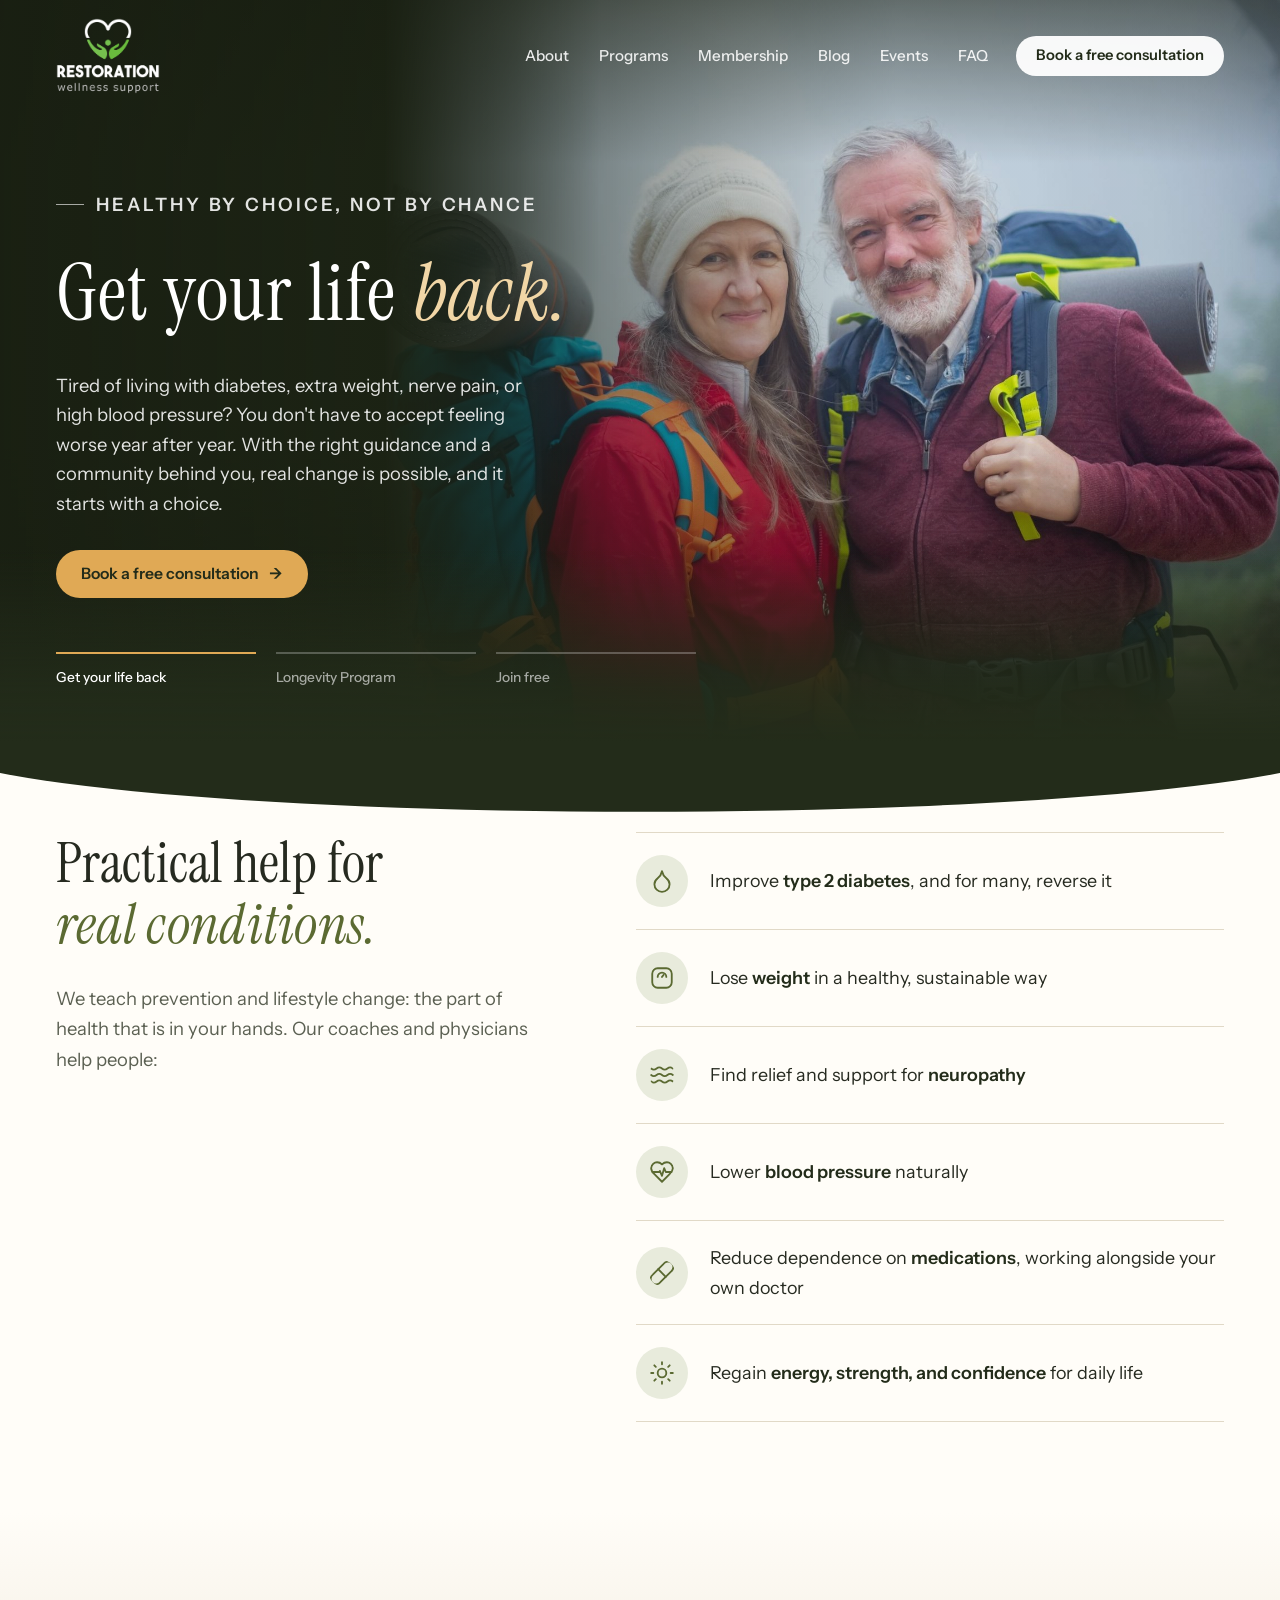
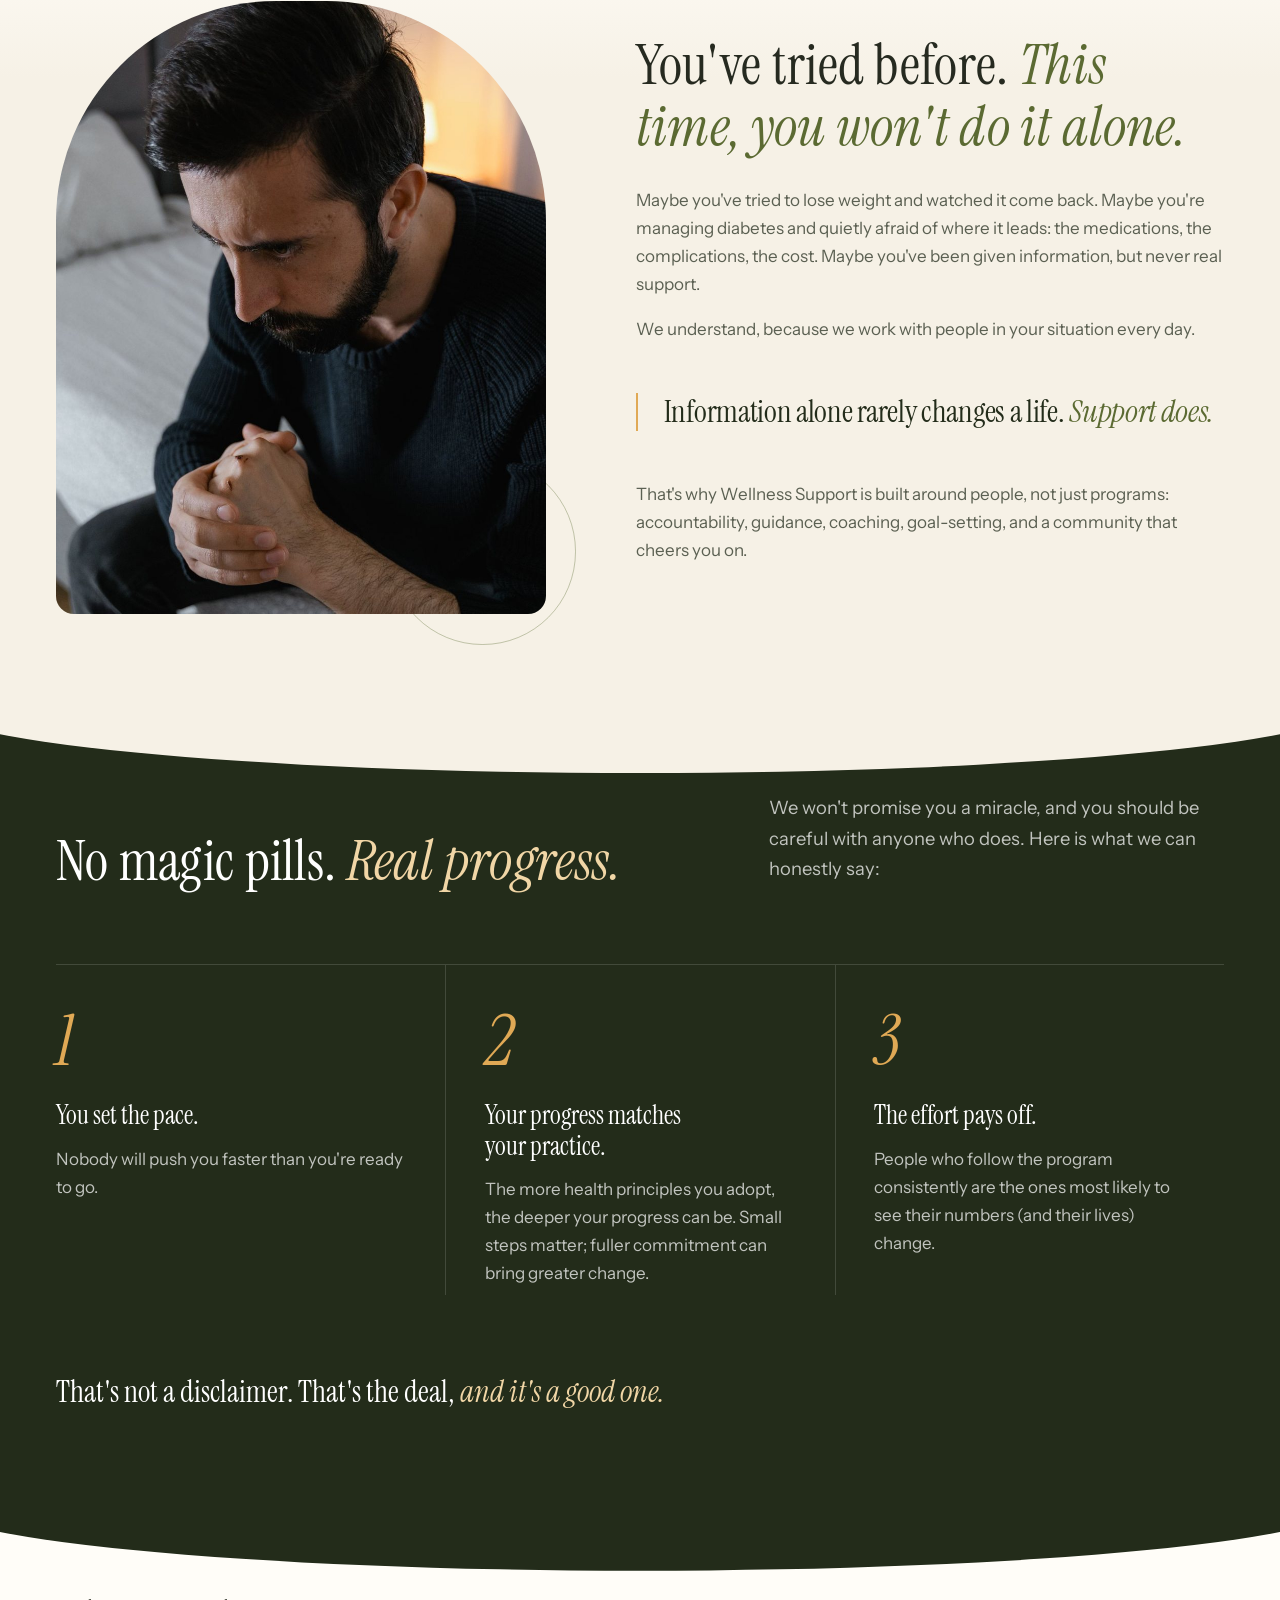
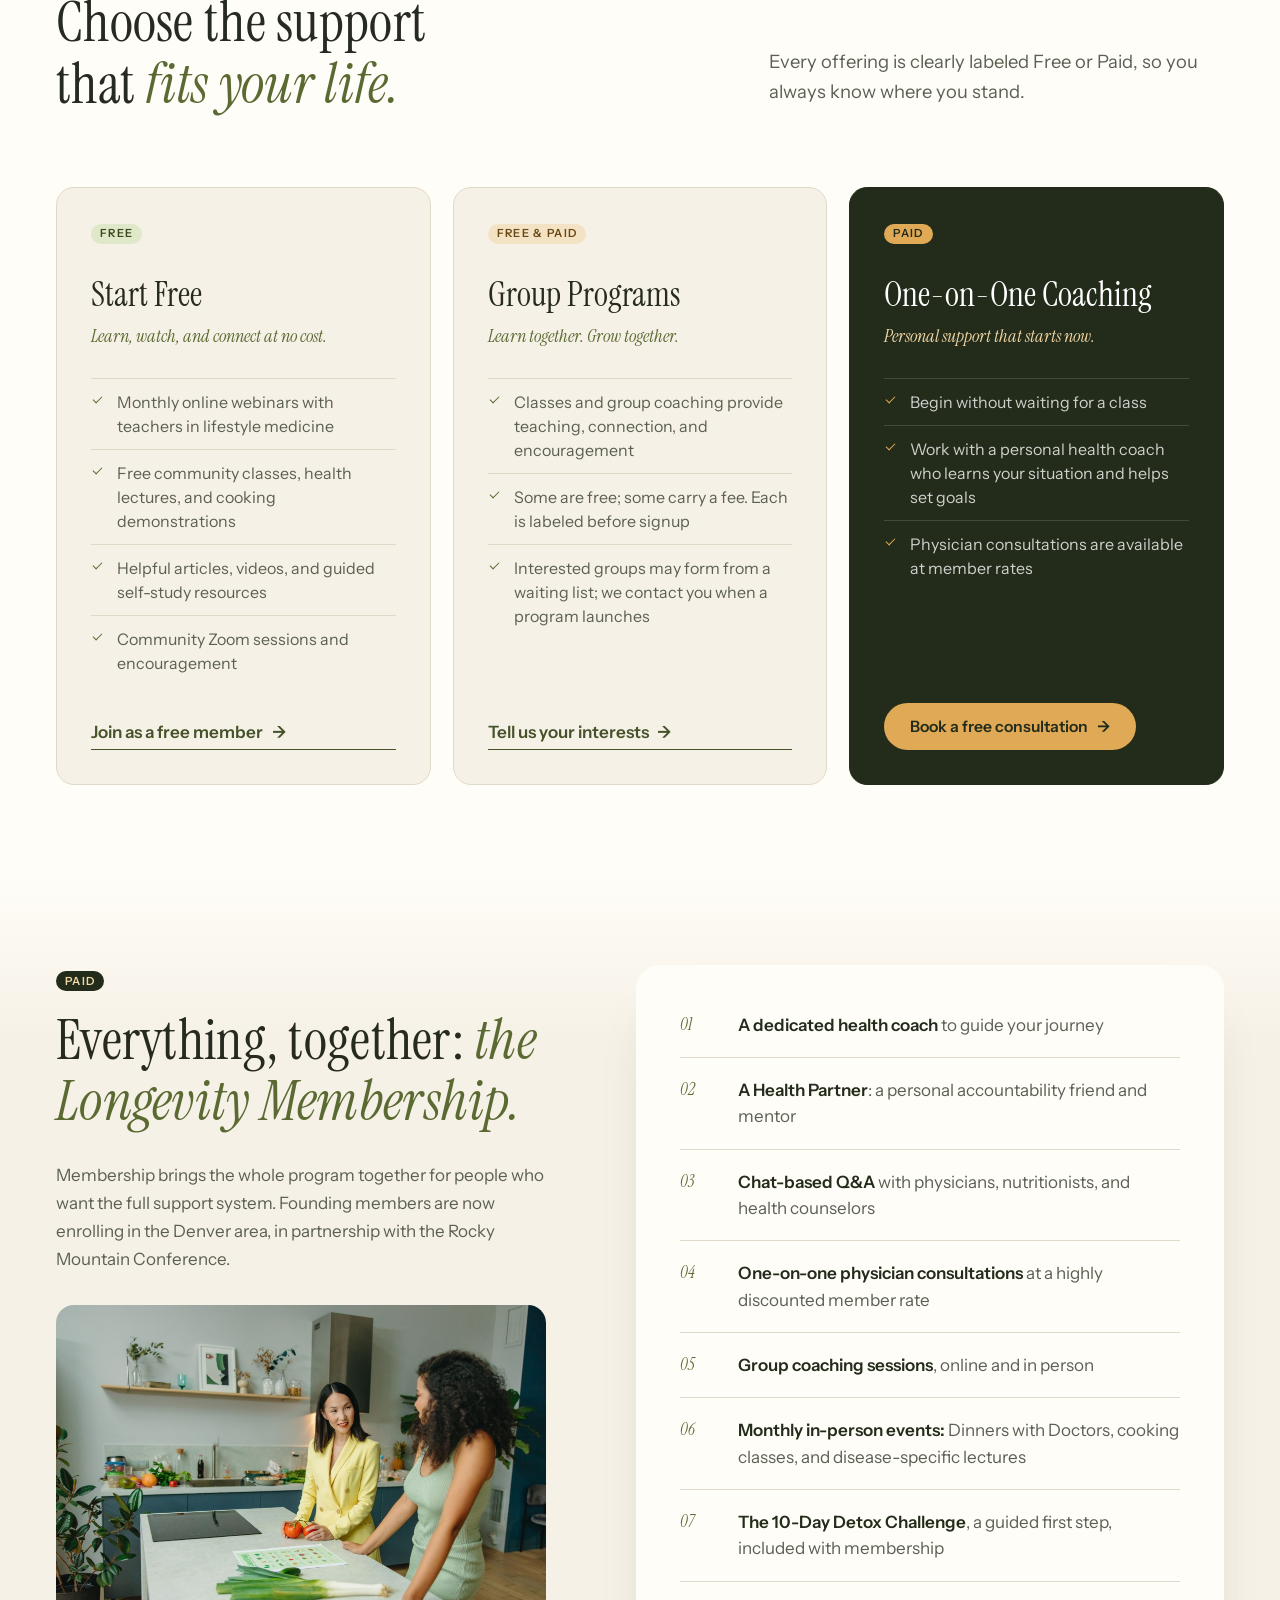
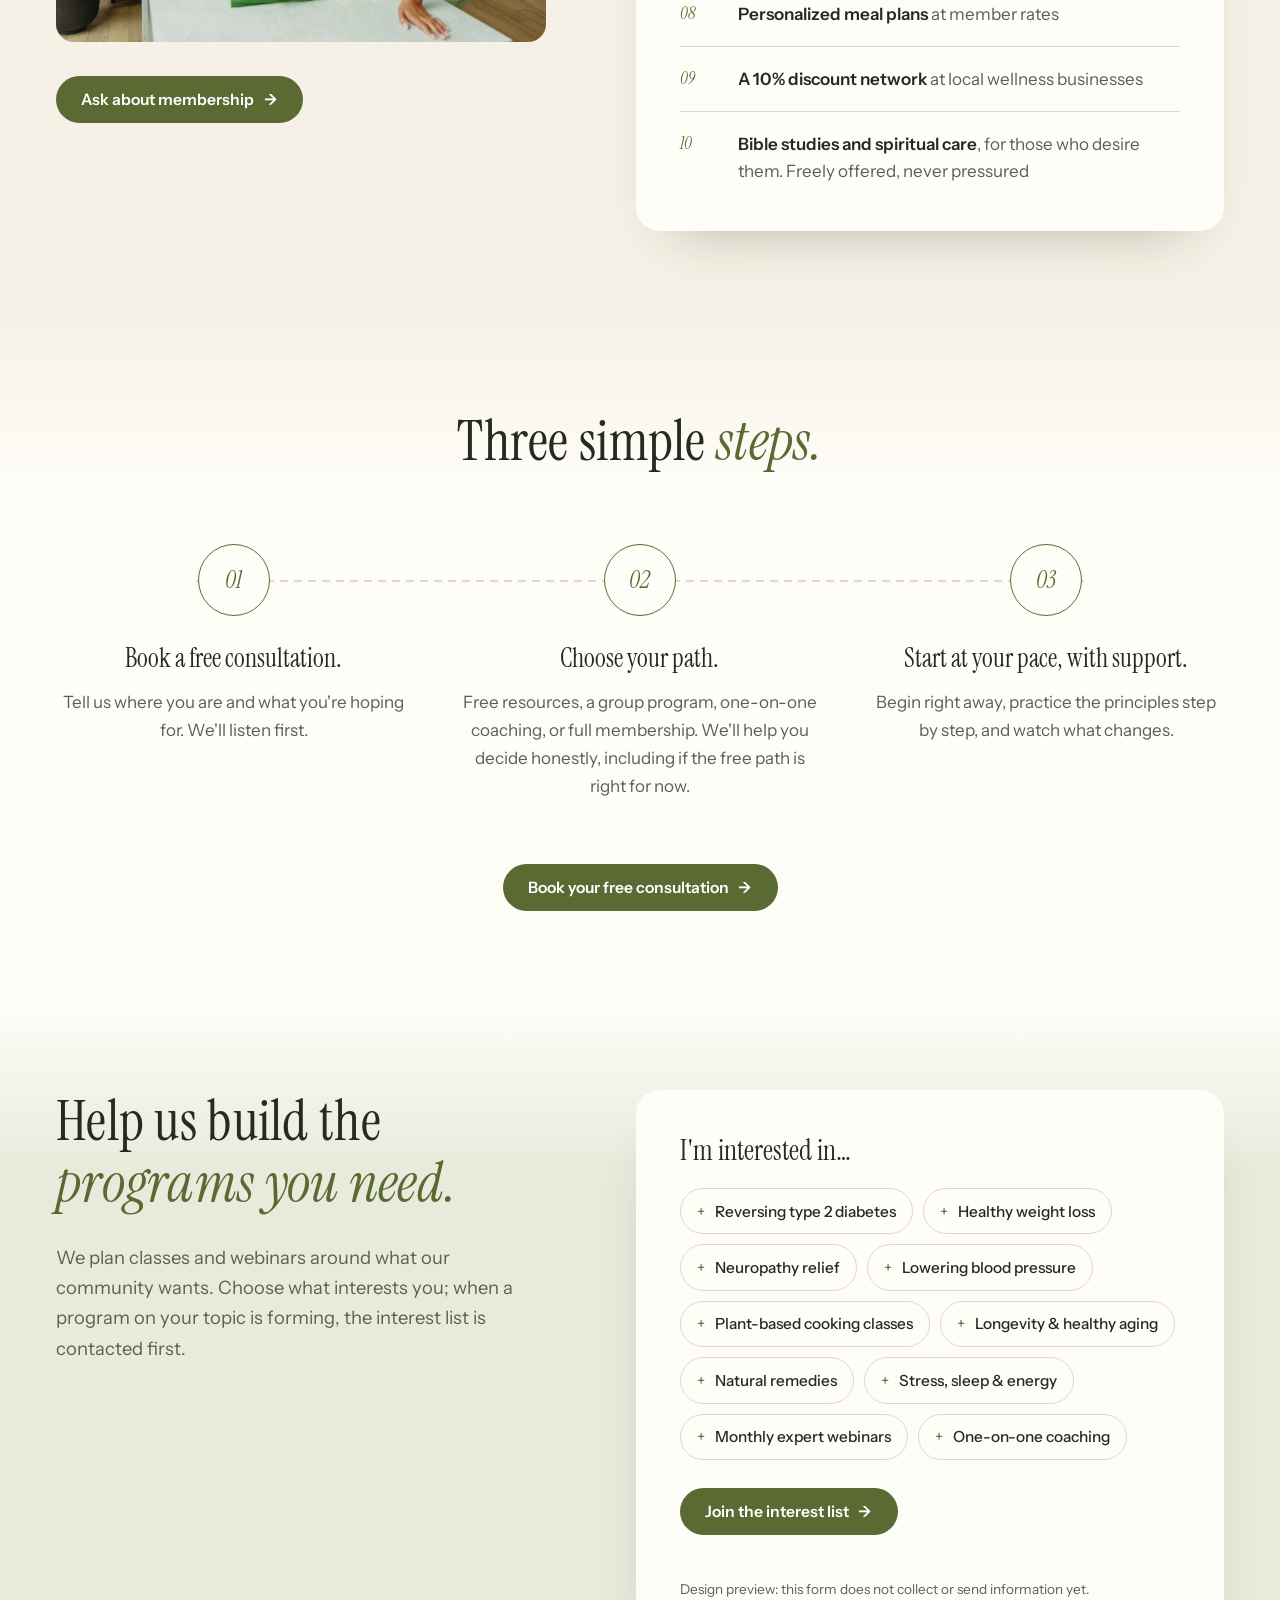
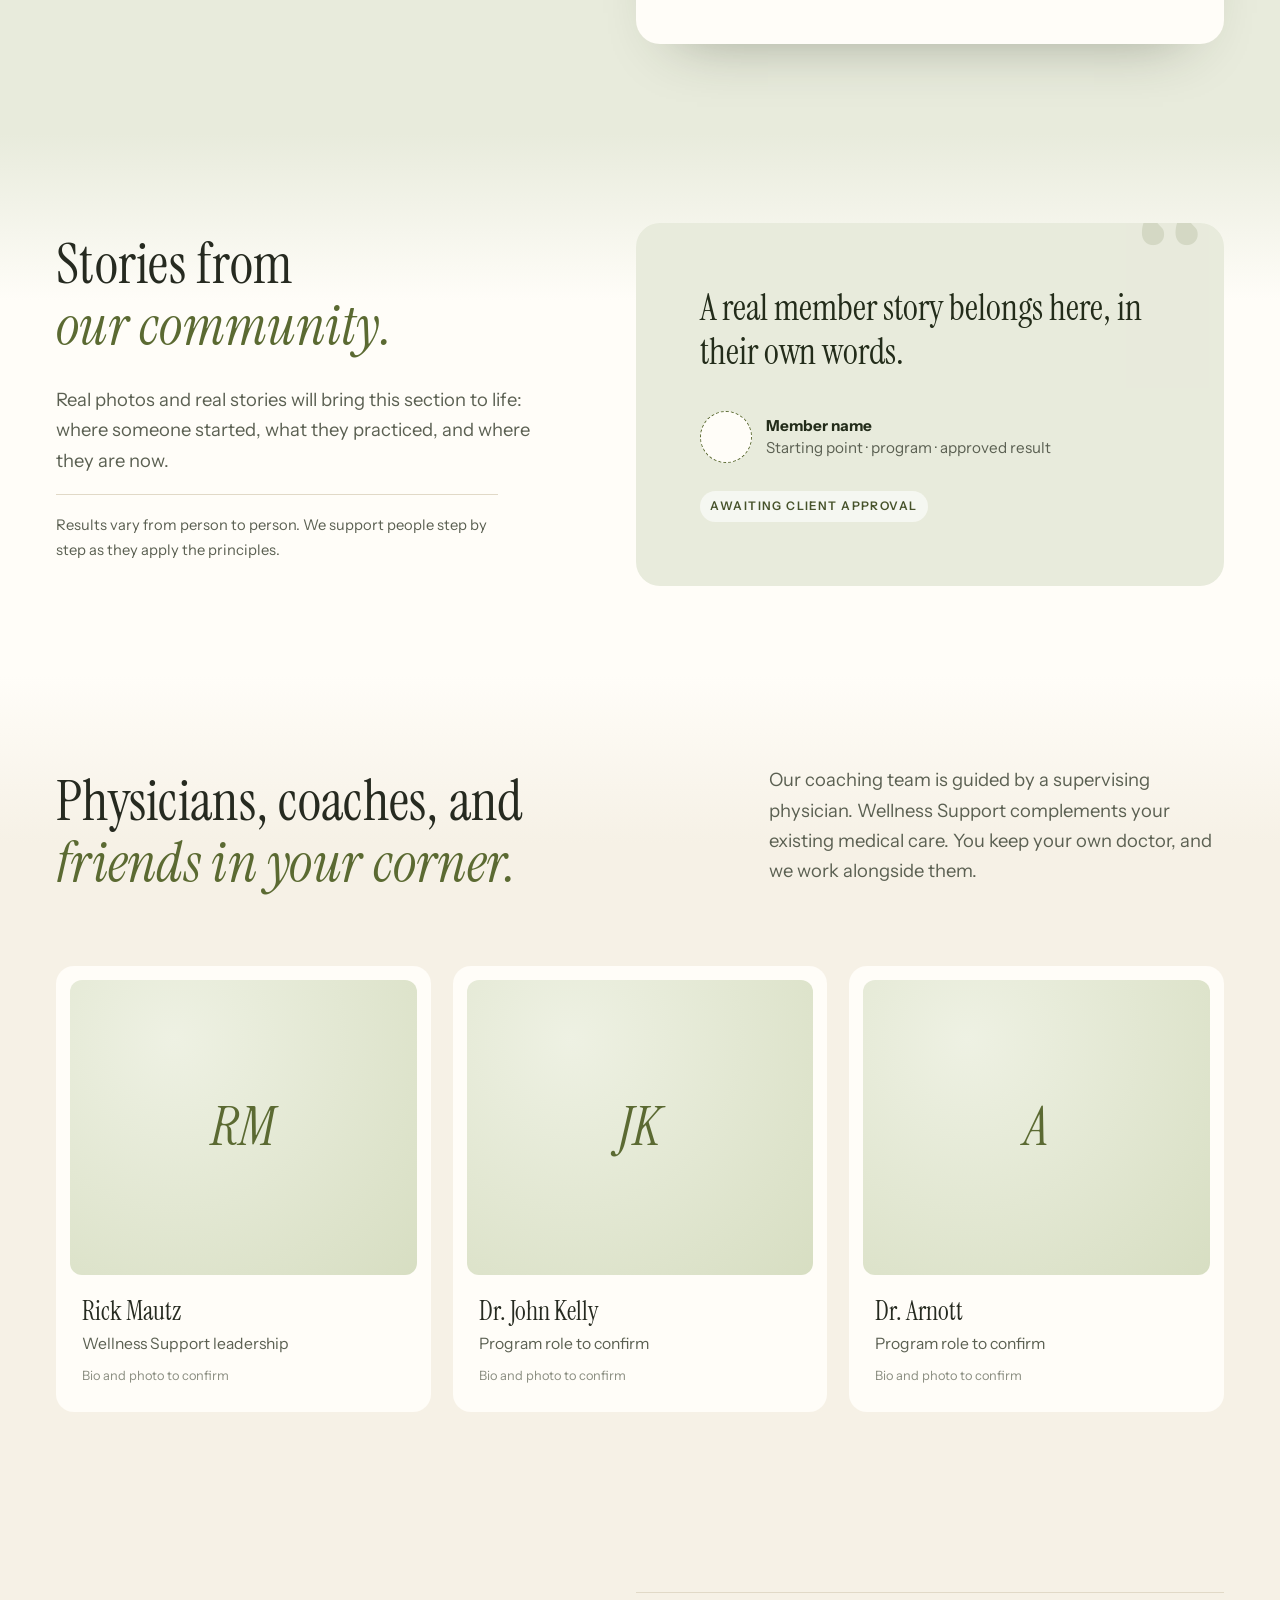
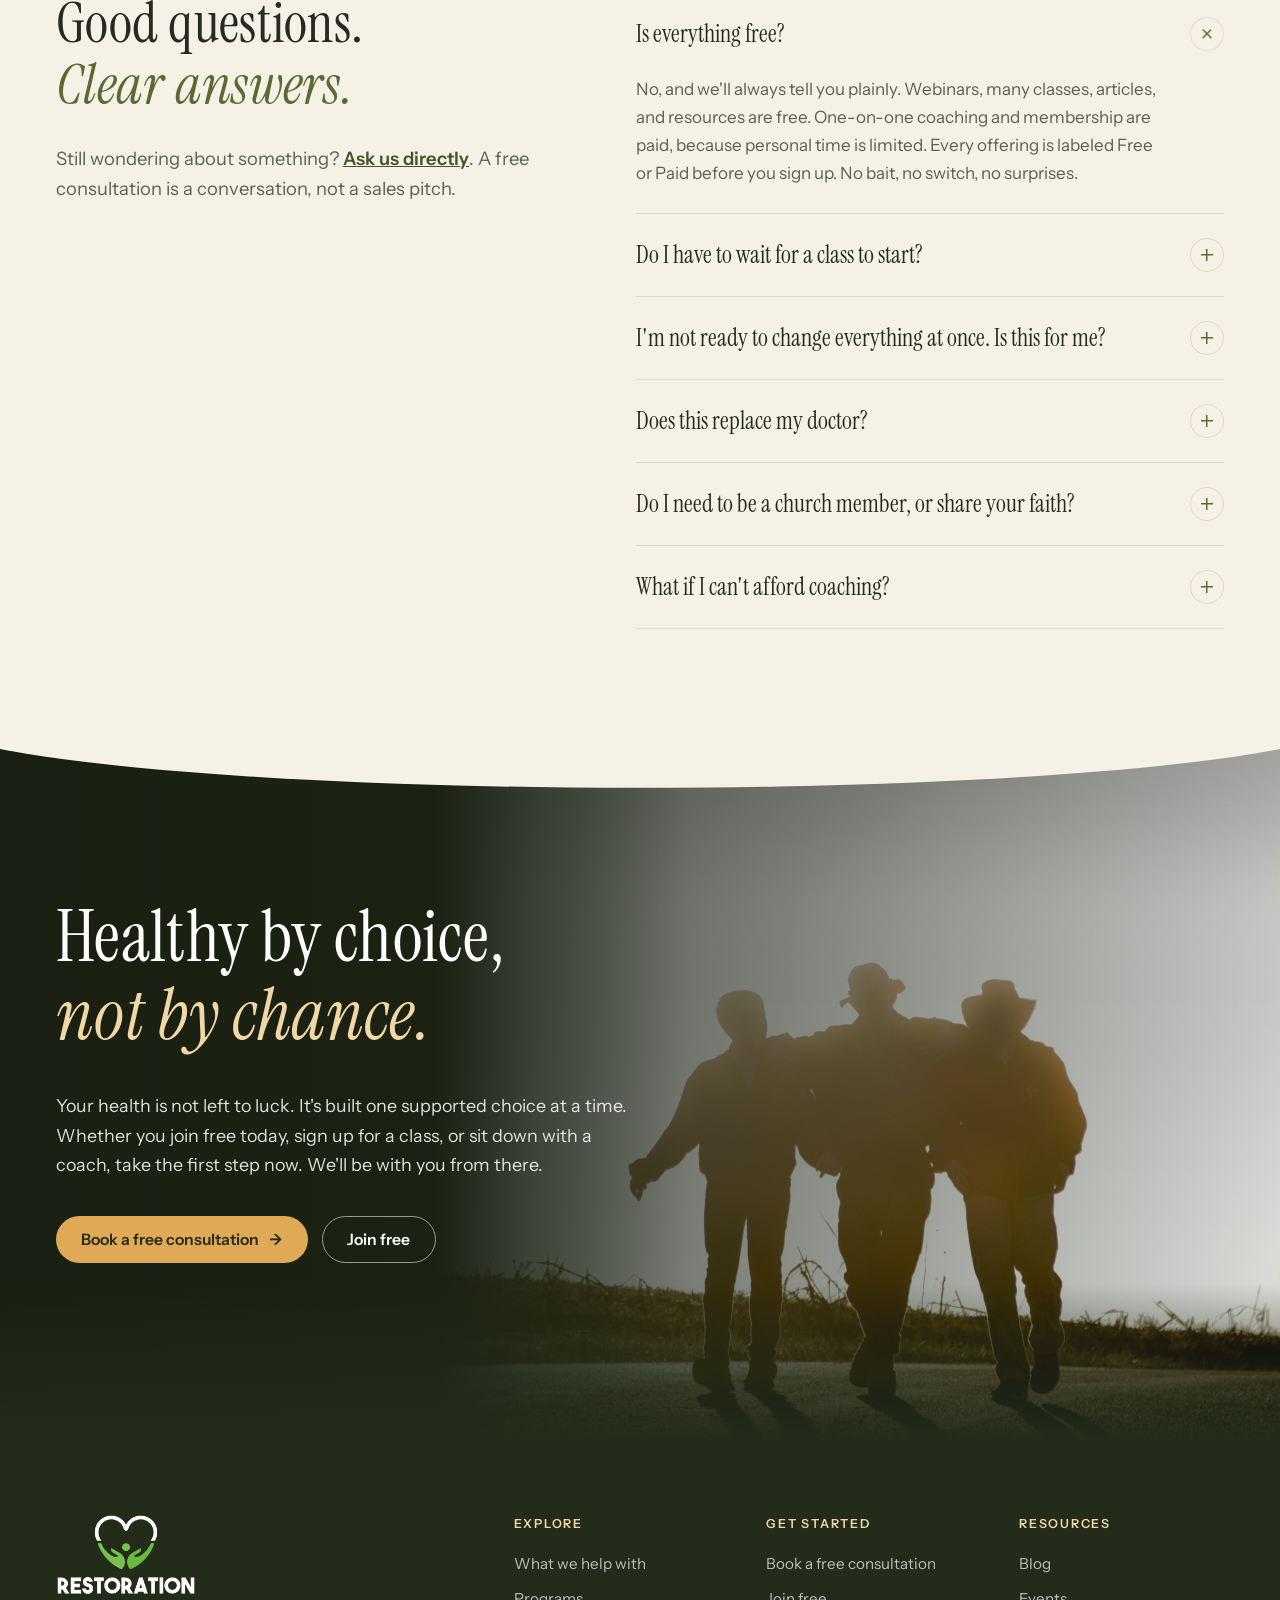
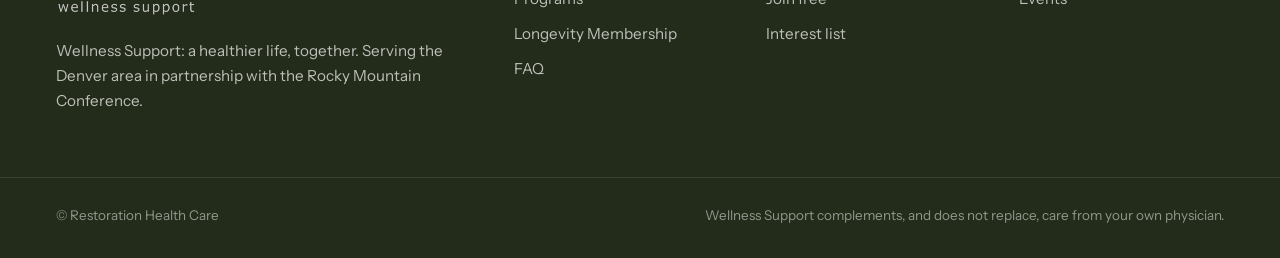
<file: index.html>
<!doctype html>
<html lang="en">
<head>
  <meta charset="utf-8">
  <meta name="viewport" content="width=device-width, initial-scale=1">
  <meta name="theme-color" content="#26301c">
  <meta name="description" content="Restoration Health Care Wellness Support. Practical coaching, community, and clear paths to better health in Denver.">
  <title>Restoration Health Care | Wellness Support</title>
  <link rel="preconnect" href="https://fonts.googleapis.com">
  <link rel="preconnect" href="https://fonts.gstatic.com" crossorigin>
  <link rel="stylesheet" href="https://fonts.googleapis.com/css2?family=Instrument+Serif:ital@0;1&family=Instrument+Sans:wght@400;500;600&display=swap">
  <link rel="stylesheet" href="styles.css?v=33">
</head>
<body>
  <a class="skip" href="#main">Skip to content</a>

  <header class="nav" id="nav">
    <div class="nav-inner">
      <a class="nav-logo" href="#top" aria-label="Restoration Wellness Support home"><img src="assets/restoration-wellness-logo.png?v=3" alt="Restoration Wellness Support" width="520" height="378"></a>
      <nav class="nav-links" id="nav-links" aria-label="Main">
        <a href="#help">About</a>
        <a href="#paths">Programs</a>
        <a href="#membership">Membership</a>
        <a href="blog.html">Blog</a>
        <a href="events.html">Events</a>
        <a href="#faq">FAQ</a>
        <a class="btn btn-light nav-mobile-cta" href="#next-step">Book a free consultation</a>
      </nav>
      <a class="btn btn-light nav-cta" href="#next-step">Book a free consultation</a>
      <button class="nav-toggle" type="button" aria-expanded="false" aria-controls="nav-links" aria-label="Open menu"><span></span><span></span></button>
    </div>
  </header>

  <main id="main">
    <!-- Hero -->
    <section class="hero" id="top" aria-roledescription="carousel" aria-label="Welcome">
      <img class="hero-img hero-img-couple is-active" data-slide="0" src="assets/hero-couple.jpg?v=1" alt="An older couple smiling together on a misty hiking trail" fetchpriority="high">
      <img class="hero-img hero-img-longevity" data-slide="1" src="assets/hero-longevity.jpg?v=4" alt="Members of a Wellness Support cooking class chopping vegetables and making salad together">
      <img class="hero-img hero-img-community" data-slide="2" src="assets/hero-community.jpg?v=4" alt="A group of people sitting together in a circle on a sunny park lawn">
      <div class="hero-shade"></div>
      <div class="wrap hero-inner">
        <div class="hero-slides">
          <div class="hero-slide is-active" data-slide="0">
            <p class="eyebrow eyebrow-light">Healthy by choice, not by chance</p>
            <h1>Get your life <em>back.</em></h1>
            <p>Tired of living with diabetes, extra weight, nerve pain, or high blood pressure? You don't have to accept feeling worse year after year. With the right guidance and a community behind you, real change is possible, and it starts with a choice.</p>
            <a class="btn btn-gold" href="#next-step">Book a free consultation <span aria-hidden="true">→</span></a>
          </div>
          <div class="hero-slide" data-slide="1" aria-hidden="true" inert>
            <h2 class="h1">Live longer.<br><em>Live better.</em></h2>
            <p>Our Denver Longevity Program brings together physicians, coaches, and community to help you add years to your life and life to your years.</p>
            <a class="btn btn-gold" href="#membership">Explore the Longevity Program <span aria-hidden="true">→</span></a>
          </div>
          <div class="hero-slide" data-slide="2" aria-hidden="true" inert>
            <h2 class="h1">Become a<br><em>free member.</em></h2>
            <p>Join free and receive monthly health webinars, class invitations, practical resources, and encouragement for your journey. No cost, no obligation.</p>
            <a class="btn btn-gold" href="#paths">Join free <span aria-hidden="true">→</span></a>
          </div>
        </div>
        <div class="hero-tabs" role="tablist" aria-label="Choose a message">
          <button role="tab" aria-selected="true" data-go="0"><i></i>Get your life back</button>
          <button role="tab" aria-selected="false" data-go="1"><i></i>Longevity Program</button>
          <button role="tab" aria-selected="false" data-go="2"><i></i>Join free</button>
        </div>
      </div>
    </section>


    <!-- What we help with -->
    <section class="section curve-in" id="help" style="--curve-from: var(--forest)">
      <div class="wrap split">
        <div class="split-head reveal">
          <h2>Practical help for <em>real conditions.</em></h2>
          <p class="lede">We teach prevention and lifestyle change: the part of health that is in your hands. Our coaches and physicians help people:</p>
        </div>
        <ul class="conditions">
          <li class="reveal"><svg viewBox="0 0 24 24" aria-hidden="true"><path d="M12 22a7 7 0 0 0 7-7c0-2-1-3.9-3-5.5s-3.5-4-4-6.5c-.5 2.5-2 4.9-4 6.5C6 11.1 5 13 5 15a7 7 0 0 0 7 7z"/></svg><span>Improve <strong>type 2 diabetes</strong>, and for many, reverse it</span></li>
          <li class="reveal"><svg viewBox="0 0 24 24" aria-hidden="true"><rect x="3" y="3" width="18" height="18" rx="5"/><path d="M8 11a4 4 0 0 1 8 0"/><path d="m12 11 1.6-2"/></svg><span>Lose <strong>weight</strong> in a healthy, sustainable way</span></li>
          <li class="reveal"><svg viewBox="0 0 24 24" aria-hidden="true"><path d="M2 6c.6.5 1.2 1 2.5 1C7 7 7 5 9.5 5c2.6 0 2.4 2 5 2 2.5 0 2.5-2 5-2 1.3 0 1.9.5 2.5 1"/><path d="M2 12c.6.5 1.2 1 2.5 1 2.5 0 2.5-2 5-2 2.6 0 2.4 2 5 2 2.5 0 2.5-2 5-2 1.3 0 1.9.5 2.5 1"/><path d="M2 18c.6.5 1.2 1 2.5 1 2.5 0 2.5-2 5-2 2.6 0 2.4 2 5 2 2.5 0 2.5-2 5-2 1.3 0 1.9.5 2.5 1"/></svg><span>Find relief and support for <strong>neuropathy</strong></span></li>
          <li class="reveal"><svg viewBox="0 0 24 24" aria-hidden="true"><path d="M19 14c1.5-1.5 3-3.2 3-5.5A5.5 5.5 0 0 0 16.5 3c-1.8 0-3 .5-4.5 2-1.5-1.5-2.7-2-4.5-2A5.5 5.5 0 0 0 2 8.5c0 2.3 1.5 4 3 5.5l7 7Z"/><path d="M3.2 12h6.3l.5-1 2 4.5 2-7 1.5 3.5h5.3"/></svg><span>Lower <strong>blood pressure</strong> naturally</span></li>
          <li class="reveal"><svg viewBox="0 0 24 24" aria-hidden="true"><path d="m10.5 20.5 10-10a5 5 0 1 0-7-7l-10 10a5 5 0 1 0 7 7Z"/><path d="m8.5 8.5 7 7"/></svg><span>Reduce dependence on <strong>medications</strong>, working alongside your own doctor</span></li>
          <li class="reveal"><svg viewBox="0 0 24 24" aria-hidden="true"><circle cx="12" cy="12" r="4"/><path d="M12 2v2m0 16v2M4.9 4.9l1.4 1.4m11.4 11.4 1.4 1.4M2 12h2m16 0h2M6.3 17.7l-1.4 1.4M19.1 4.9l-1.4 1.4"/></svg><span>Regain <strong>energy, strength, and confidence</strong> for daily life</span></li>
        </ul>
      </div>
    </section>

    <!-- Empathy -->
    <section class="section section-cream" style="--from: var(--paper)">
      <div class="wrap empathy">
        <figure class="empathy-photo reveal">
          <img src="assets/tried-before.jpg?v=1" alt="A man sitting on the edge of his bed, hands clasped, looking discouraged" loading="lazy">
        </figure>
        <div class="empathy-copy reveal">
          <h2>You've tried before. <em>This time, you won't do it alone.</em></h2>
          <p>Maybe you've tried to lose weight and watched it come back. Maybe you're managing diabetes and quietly afraid of where it leads: the medications, the complications, the cost. Maybe you've been given information, but never real support.</p>
          <p>We understand, because we work with people in your situation every day.</p>
          <blockquote>Information alone rarely changes a life. <em>Support does.</em></blockquote>
          <p>That's why Wellness Support is built around people, not just programs: accountability, guidance, coaching, goal-setting, and a community that cheers you on.</p>
        </div>
      </div>
    </section>

    <!-- Honest expectations -->
    <section class="section section-forest curve-in" style="--curve-from: var(--cream)">
      <div class="wrap">
        <div class="head-row reveal">
          <div>
            <h2>No magic pills. <em>Real progress.</em></h2>
          </div>
          <p class="lede">We won't promise you a miracle, and you should be careful with anyone who does. Here is what we can honestly say:</p>
        </div>
        <ol class="promises">
          <li class="reveal"><span class="num">1</span><h3>You set the pace.</h3><p>Nobody will push you faster than you're ready to go.</p></li>
          <li class="reveal"><span class="num">2</span><h3>Your progress matches your practice.</h3><p>The more health principles you adopt, the deeper your progress can be. Small steps matter; fuller commitment can bring greater change.</p></li>
          <li class="reveal"><span class="num">3</span><h3>The effort pays off.</h3><p>People who follow the program consistently are the ones most likely to see their numbers (and their lives) change.</p></li>
        </ol>
        <p class="promise-close reveal">That's not a disclaimer. That's the deal, <em>and it's a good one.</em></p>
      </div>
    </section>

    <!-- Paths -->
    <section class="section curve-in" id="paths" style="--curve-from: var(--forest)">
      <div class="wrap">
        <div class="head-row reveal">
          <div>
            <h2>Choose the support that <em>fits your life.</em></h2>
          </div>
          <p class="lede">Every offering is clearly labeled Free or Paid, so you always know where you stand.</p>
        </div>
        <div class="paths">
          <article class="path reveal">
            <span class="tag tag-free">Free</span>
            <h3>Start Free</h3>
            <p class="path-intro">Learn, watch, and connect at no cost.</p>
            <ul>
              <li>Monthly online webinars with teachers in lifestyle medicine</li>
              <li>Free community classes, health lectures, and cooking demonstrations</li>
              <li>Helpful articles, videos, and guided self-study resources</li>
              <li>Community Zoom sessions and encouragement</li>
            </ul>
            <a class="link" href="#next-step">Join as a free member <span aria-hidden="true">→</span></a>
          </article>
          <article class="path reveal">
            <span class="tag tag-mixed">Free &amp; Paid</span>
            <h3>Group Programs</h3>
            <p class="path-intro">Learn together. Grow together.</p>
            <ul>
              <li>Classes and group coaching provide teaching, connection, and encouragement</li>
              <li>Some are free; some carry a fee. Each is labeled before signup</li>
              <li>Interested groups may form from a waiting list; we contact you when a program launches</li>
            </ul>
            <a class="link" href="#interests">Tell us your interests <span aria-hidden="true">→</span></a>
          </article>
          <article class="path path-feature reveal">
            <span class="tag tag-paid">Paid</span>
            <h3>One-on-One Coaching</h3>
            <p class="path-intro">Personal support that starts now.</p>
            <ul>
              <li>Begin without waiting for a class</li>
              <li>Work with a personal health coach who learns your situation and helps set goals</li>
              <li>Physician consultations are available at member rates</li>
            </ul>
            <a class="btn btn-gold" href="#next-step">Book a free consultation <span aria-hidden="true">→</span></a>
          </article>
        </div>
      </div>
    </section>

    <!-- Membership -->
    <section class="section section-cream" id="membership" style="--from: var(--paper)">
      <div class="wrap membership">
        <div class="membership-side reveal">
          <p class="tag-line"><span class="tag tag-paid">Paid</span></p>
          <h2>Everything, together: <em>the Longevity Membership.</em></h2>
          <p>Membership brings the whole program together for people who want the full support system. Founding members are now enrolling in the Denver area, in partnership with the Rocky Mountain Conference.</p>
          <figure class="membership-photo">
            <img src="assets/membership-coaching.jpg?v=1" alt="A nutrition coach going over a healthy food plan with a client in a kitchen" loading="lazy">
          </figure>
          <a class="btn btn-olive" href="#next-step">Ask about membership <span aria-hidden="true">→</span></a>
        </div>
        <ul class="benefits reveal">
          <li><strong>A dedicated health coach</strong> to guide your journey</li>
          <li><strong>A Health Partner</strong>: a personal accountability friend and mentor</li>
          <li><strong>Chat-based Q&amp;A</strong> with physicians, nutritionists, and health counselors</li>
          <li><strong>One-on-one physician consultations</strong> at a highly discounted member rate</li>
          <li><strong>Group coaching sessions</strong>, online and in person</li>
          <li><strong>Monthly in-person events:</strong> Dinners with Doctors, cooking classes, and disease-specific lectures</li>
          <li><strong>The 10-Day Detox Challenge</strong>, a guided first step, included with membership</li>
          <li><strong>Personalized meal plans</strong> at member rates</li>
          <li><strong>A 10% discount network</strong> at local wellness businesses</li>
          <li><strong>Bible studies and spiritual care</strong>, for those who desire them. Freely offered, never pressured</li>
        </ul>
      </div>
    </section>

    <!-- How it works -->
    <section class="section" id="how" style="--from: var(--cream)">
      <div class="wrap">
        <div class="head-center reveal">
          <h2>Three simple <em>steps.</em></h2>
        </div>
        <ol class="steps">
          <li class="reveal"><span class="step-num">01</span><h3>Book a free consultation.</h3><p>Tell us where you are and what you're hoping for. We'll listen first.</p></li>
          <li class="reveal"><span class="step-num">02</span><h3>Choose your path.</h3><p>Free resources, a group program, one-on-one coaching, or full membership. We'll help you decide honestly, including if the free path is right for now.</p></li>
          <li class="reveal"><span class="step-num">03</span><h3>Start at your pace, with support.</h3><p>Begin right away, practice the principles step by step, and watch what changes.</p></li>
        </ol>
        <div class="center reveal"><a class="btn btn-olive" href="#next-step">Book your free consultation <span aria-hidden="true">→</span></a></div>
      </div>
    </section>

    <!-- Interests -->
    <section class="section section-sage" id="interests" style="--from: var(--paper)">
      <div class="wrap split">
        <div class="split-head reveal">
          <h2>Help us build the <em>programs you need.</em></h2>
          <p class="lede">We plan classes and webinars around what our community wants. Choose what interests you; when a program on your topic is forming, the interest list is contacted first.</p>
        </div>
        <form class="interest-form reveal">
          <fieldset>
            <legend>I'm interested in…</legend>
            <div class="chips">
              <label><input type="checkbox" name="interest"><span>Reversing type 2 diabetes</span></label>
              <label><input type="checkbox" name="interest"><span>Healthy weight loss</span></label>
              <label><input type="checkbox" name="interest"><span>Neuropathy relief</span></label>
              <label><input type="checkbox" name="interest"><span>Lowering blood pressure</span></label>
              <label><input type="checkbox" name="interest"><span>Plant-based cooking classes</span></label>
              <label><input type="checkbox" name="interest"><span>Longevity &amp; healthy aging</span></label>
              <label><input type="checkbox" name="interest"><span>Natural remedies</span></label>
              <label><input type="checkbox" name="interest"><span>Stress, sleep &amp; energy</span></label>
              <label><input type="checkbox" name="interest"><span>Monthly expert webinars</span></label>
              <label><input type="checkbox" name="interest"><span>One-on-one coaching</span></label>
            </div>
          </fieldset>
          <button type="submit" class="btn btn-olive">Join the interest list <span aria-hidden="true">→</span></button>
          <p class="form-feedback" role="status" aria-live="polite"></p>
          <p class="form-note">Design preview: this form does not collect or send information yet.</p>
        </form>
      </div>
    </section>

    <!-- Stories -->
    <section class="section" id="stories" style="--from: var(--sage)">
      <div class="wrap stories">
        <div class="reveal">
          <h2>Stories from <em>our community.</em></h2>
          <p class="lede">Real photos and real stories will bring this section to life: where someone started, what they practiced, and where they are now.</p>
          <p class="fine">Results vary from person to person. We support people step by step as they apply the principles.</p>
        </div>
        <figure class="story-card reveal">
          <span class="quote-mark" aria-hidden="true">“</span>
          <blockquote>A real member story belongs here, in their own words.</blockquote>
          <figcaption><span class="avatar" aria-hidden="true"></span><span><strong>Member name</strong><br>Starting point · program · approved result</span></figcaption>
          <span class="placeholder-flag">Awaiting client approval</span>
        </figure>
      </div>
    </section>

    <!-- Team -->
    <section class="section section-cream" id="team" style="--from: var(--paper)">
      <div class="wrap">
        <div class="head-row reveal">
          <div>
            <h2>Physicians, coaches, and <em>friends in your corner.</em></h2>
          </div>
          <p class="lede">Our coaching team is guided by a supervising physician. Wellness Support complements your existing medical care. You keep your own doctor, and we work alongside them.</p>
        </div>
        <div class="team">
          <article class="reveal"><div class="portrait" aria-hidden="true">RM</div><h3>Rick Mautz</h3><p>Wellness Support leadership</p><small>Bio and photo to confirm</small></article>
          <article class="reveal"><div class="portrait" aria-hidden="true">JK</div><h3>Dr. John Kelly</h3><p>Program role to confirm</p><small>Bio and photo to confirm</small></article>
          <article class="reveal"><div class="portrait" aria-hidden="true">A</div><h3>Dr. Arnott</h3><p>Program role to confirm</p><small>Bio and photo to confirm</small></article>
        </div>
      </div>
    </section>


    <!-- FAQ -->
    <section class="section section-cream" id="faq" style="--from: var(--cream)">
      <div class="wrap split">
        <div class="split-head reveal">
          <h2>Good questions. <em>Clear answers.</em></h2>
          <p class="lede">Still wondering about something? <a href="#next-step">Ask us directly</a>. A free consultation is a conversation, not a sales pitch.</p>
        </div>
        <div class="faq reveal">
          <details open><summary>Is everything free?</summary><p>No, and we'll always tell you plainly. Webinars, many classes, articles, and resources are free. One-on-one coaching and membership are paid, because personal time is limited. Every offering is labeled Free or Paid before you sign up. No bait, no switch, no surprises.</p></details>
          <details><summary>Do I have to wait for a class to start?</summary><p>No. Group programs sometimes form from an interest list, but one-on-one coaching starts right away, and free resources are available today.</p></details>
          <details><summary>I'm not ready to change everything at once. Is this for me?</summary><p>Yes. We go at your pace. You choose how much to take on, and your coach helps you build from there. The more principles you practice, the faster you may progress, but every step counts.</p></details>
          <details><summary>Does this replace my doctor?</summary><p>No. Wellness Support complements your medical care. You'll keep your own physician; our coaching and physician consultations support the lifestyle side of your health.</p></details>
          <details><summary>Do I need to be a church member, or share your faith?</summary><p>No. Wellness Support is open to everyone in the community. Bible studies and spiritual care are available for anyone who wants them, offered freely, never required and never pressured.</p></details>
          <details><summary>What if I can't afford coaching?</summary><p>Start free. The webinars, classes, and resources will genuinely help you, and when you're ready for more support, we'll talk honestly about options.</p></details>
        </div>
      </div>
    </section>

    <!-- Final CTA -->
    <section class="final curve-in" id="next-step" style="--curve-from: var(--cream)">
      <img class="final-img final-img-walk" src="assets/closing-walk.jpg?v=1" alt="" loading="lazy">
      <div class="final-shade"></div>
      <div class="wrap final-inner reveal">
        <h2>Healthy by choice, <em>not by chance.</em></h2>
        <p>Your health is not left to luck. It's built one supported choice at a time. Whether you join free today, sign up for a class, or sit down with a coach, take the first step now. We'll be with you from there.</p>
        <div class="final-actions">
          <button type="button" class="btn btn-gold" data-preview="Book a free consultation">Book a free consultation <span aria-hidden="true">→</span></button>
          <button type="button" class="btn btn-ghost" data-preview="Join free">Join free</button>
        </div>
      </div>
    </section>
  </main>

  <footer class="footer">
    <div class="wrap footer-inner">
      <div class="footer-brand">
        <img src="assets/restoration-wellness-logo.png?v=3" alt="Restoration Wellness Support" width="520" height="378" loading="lazy">
        <p>Wellness Support: a healthier life, together. Serving the Denver area in partnership with the Rocky Mountain Conference.</p>
      </div>
      <nav class="footer-nav" aria-label="Footer">
        <strong>Explore</strong>
        <a href="#help">What we help with</a>
        <a href="#paths">Programs</a>
        <a href="#membership">Longevity Membership</a>
        <a href="#faq">FAQ</a>
      </nav>
      <nav class="footer-nav" aria-label="Get started">
        <strong>Get started</strong>
        <a href="#next-step">Book a free consultation</a>
        <a href="#paths">Join free</a>
        <a href="#interests">Interest list</a>
      </nav>
      <nav class="footer-nav" aria-label="Resources">
        <strong>Resources</strong>
        <a href="blog.html">Blog</a>
        <a href="events.html">Events</a>
      </nav>
    </div>
    <div class="wrap footer-base">
      <span>© Restoration Health Care</span>
      <span>Wellness Support complements, and does not replace, care from your own physician.</span>
    </div>
  </footer>

  <dialog class="preview-dialog" id="preview-dialog">
    <form method="dialog">
      <p class="eyebrow">Design preview</p>
      <h3 class="dialog-title"></h3>
      <p>Booking and signup aren't connected yet in this preview. When the site goes live, this will open the real form.</p>
      <button class="btn btn-olive">Close</button>
    </form>
  </dialog>

  <script src="site.js?v=4"></script>
</body>
</html>
</file>
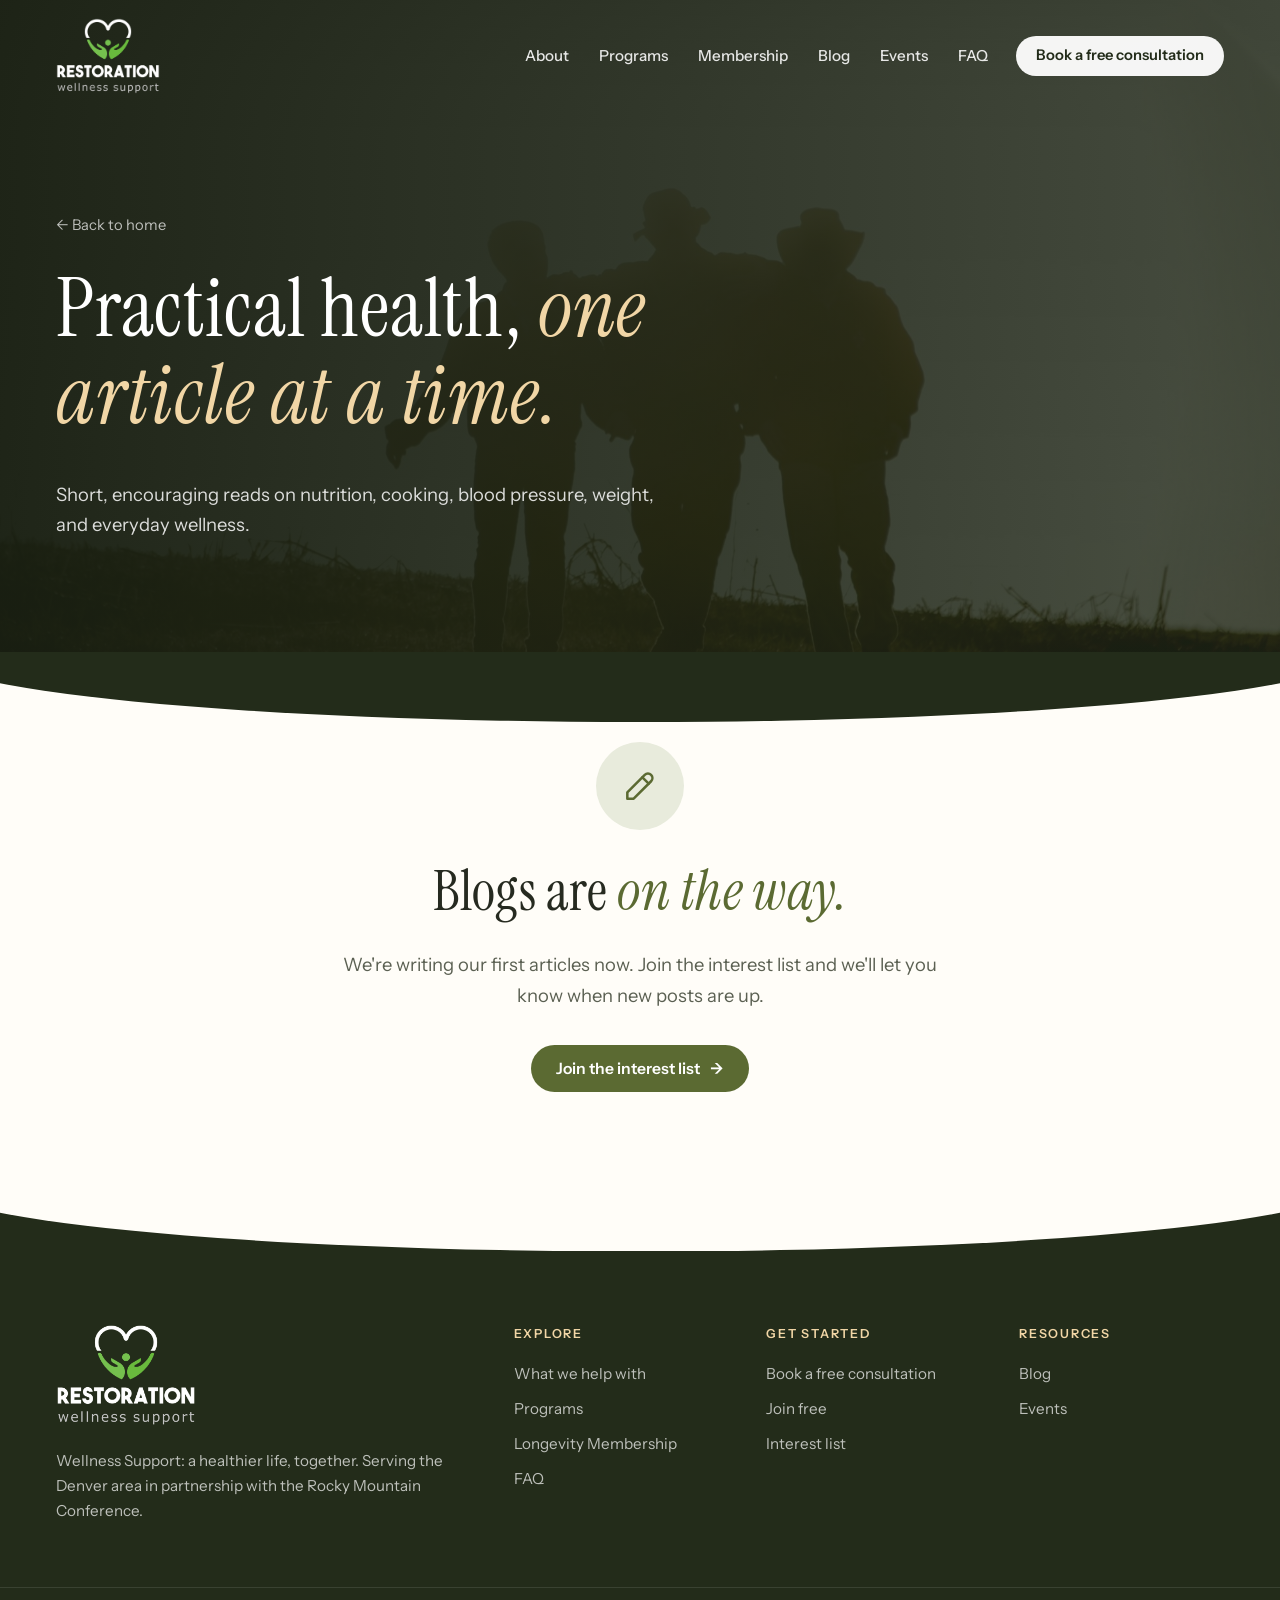
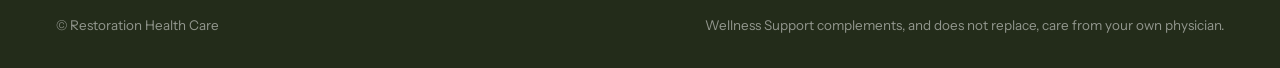
<file: blog.html>
<!doctype html>
<html lang="en">
<head>
  <meta charset="utf-8">
  <meta name="viewport" content="width=device-width, initial-scale=1">
  <meta name="theme-color" content="#26301c">
  <meta name="description" content="Practical health articles on nutrition, cooking, blood pressure, and weight. Coming soon.">
  <title>Blog | Restoration Health Care</title>
  <link rel="preconnect" href="https://fonts.googleapis.com">
  <link rel="preconnect" href="https://fonts.gstatic.com" crossorigin>
  <link rel="stylesheet" href="https://fonts.googleapis.com/css2?family=Instrument+Serif:ital@0;1&family=Instrument+Sans:wght@400;500;600&display=swap">
  <link rel="stylesheet" href="styles.css?v=33">
</head>
<body>
  <a class="skip" href="#main">Skip to content</a>

  <header class="nav" id="nav">
    <div class="nav-inner">
      <a class="nav-logo" href="index.html" aria-label="Restoration Wellness Support home"><img src="assets/restoration-wellness-logo.png?v=3" alt="Restoration Wellness Support" width="520" height="378"></a>
      <nav class="nav-links" id="nav-links" aria-label="Main">
        <a href="index.html#help">About</a>
        <a href="index.html#paths">Programs</a>
        <a href="index.html#membership">Membership</a>
        <a href="blog.html">Blog</a>
        <a href="events.html">Events</a>
        <a href="index.html#faq">FAQ</a>
        <a class="btn btn-light nav-mobile-cta" href="index.html#next-step">Book a free consultation</a>
      </nav>
      <a class="btn btn-light nav-cta" href="index.html#next-step">Book a free consultation</a>
      <button class="nav-toggle" type="button" aria-expanded="false" aria-controls="nav-links" aria-label="Open menu"><span></span><span></span></button>
    </div>
  </header>

  <main id="main">
    <section class="page-hero">
      <img class="page-hero-img" src="assets/closing-walk.jpg?v=1" alt="" fetchpriority="high">
      <div class="wrap">
        <a class="crumb" href="index.html">← Back to home</a>
        <h1>Practical health, <em>one article at a time.</em></h1>
        <p>Short, encouraging reads on nutrition, cooking, blood pressure, weight, and everyday wellness.</p>
      </div>
    </section>
    <section class="section curve-in" style="--curve-from: var(--forest)">
      <div class="wrap soon reveal">
        <div class="soon-mark"><svg viewBox="0 0 24 24" aria-hidden="true"><path d="M4 20h4L19 9a2.8 2.8 0 0 0-4-4L4 16v4Z"/><path d="m13.5 6.5 4 4"/></svg></div>
        <h2>Blogs are <em>on the way.</em></h2>
        <p class="lede">We're writing our first articles now. Join the interest list and we'll let you know when new posts are up.</p>
        <a class="btn btn-olive" href="index.html#interests">Join the interest list <span aria-hidden="true">→</span></a>
      </div>
    </section>
  </main>

  <footer class="footer curve-in" style="--curve-from: var(--paper)">
    <div class="wrap footer-inner">
      <div class="footer-brand">
        <img src="assets/restoration-wellness-logo.png?v=3" alt="Restoration Wellness Support" width="520" height="378" loading="lazy">
        <p>Wellness Support: a healthier life, together. Serving the Denver area in partnership with the Rocky Mountain Conference.</p>
      </div>
      <nav class="footer-nav" aria-label="Footer">
        <strong>Explore</strong>
        <a href="index.html#help">What we help with</a>
        <a href="index.html#paths">Programs</a>
        <a href="index.html#membership">Longevity Membership</a>
        <a href="index.html#faq">FAQ</a>
      </nav>
      <nav class="footer-nav" aria-label="Get started">
        <strong>Get started</strong>
        <a href="index.html#next-step">Book a free consultation</a>
        <a href="index.html#paths">Join free</a>
        <a href="index.html#interests">Interest list</a>
      </nav>
      <nav class="footer-nav" aria-label="Resources">
        <strong>Resources</strong>
        <a href="blog.html">Blog</a>
        <a href="events.html">Events</a>
      </nav>
    </div>
    <div class="wrap footer-base">
      <span>© Restoration Health Care</span>
      <span>Wellness Support complements, and does not replace, care from your own physician.</span>
    </div>
  </footer>

  <script src="site.js?v=4"></script>
</body>
</html>
</file>
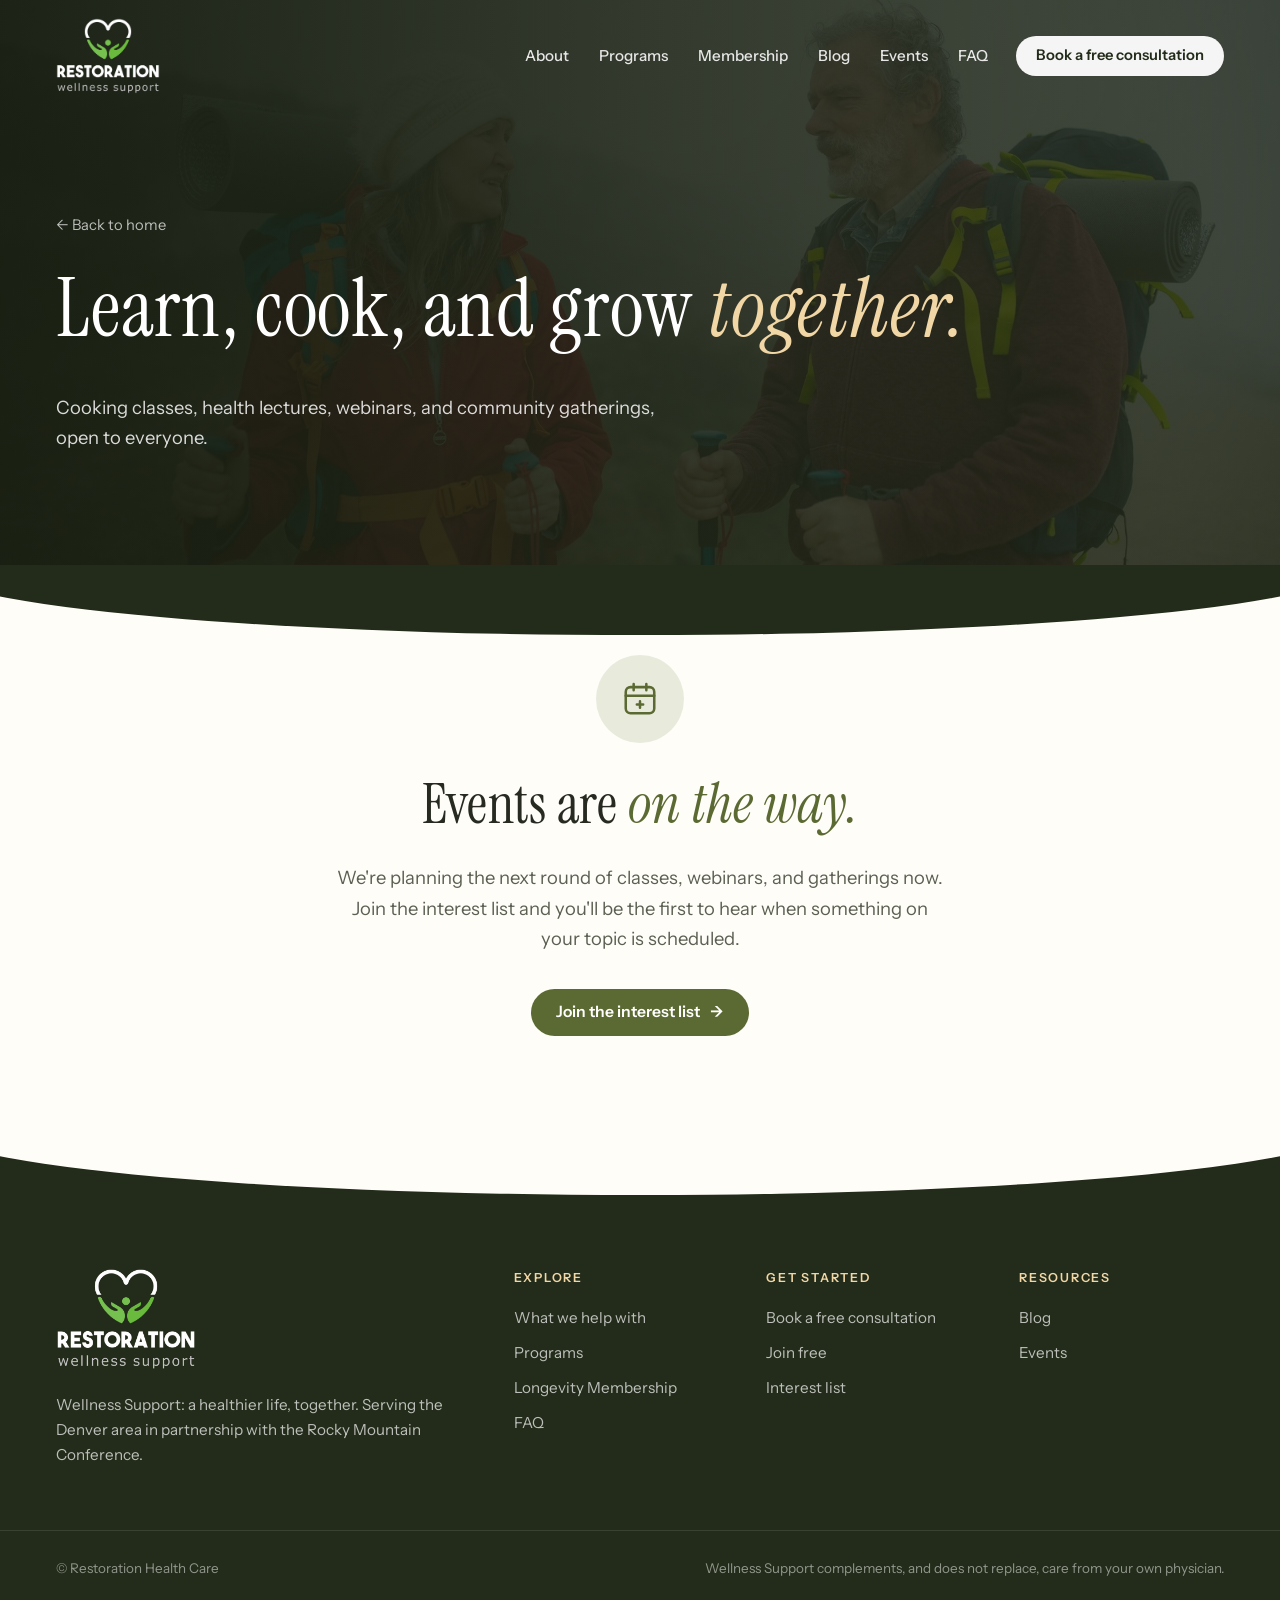
<file: events.html>
<!doctype html>
<html lang="en">
<head>
  <meta charset="utf-8">
  <meta name="viewport" content="width=device-width, initial-scale=1">
  <meta name="theme-color" content="#26301c">
  <meta name="description" content="Upcoming Wellness Support classes, webinars, and community events.">
  <title>Events | Restoration Health Care</title>
  <link rel="preconnect" href="https://fonts.googleapis.com">
  <link rel="preconnect" href="https://fonts.gstatic.com" crossorigin>
  <link rel="stylesheet" href="https://fonts.googleapis.com/css2?family=Instrument+Serif:ital@0;1&family=Instrument+Sans:wght@400;500;600&display=swap">
  <link rel="stylesheet" href="styles.css?v=33">
</head>
<body>
  <a class="skip" href="#main">Skip to content</a>

  <header class="nav" id="nav">
    <div class="nav-inner">
      <a class="nav-logo" href="index.html" aria-label="Restoration Wellness Support home"><img src="assets/restoration-wellness-logo.png?v=3" alt="Restoration Wellness Support" width="520" height="378"></a>
      <nav class="nav-links" id="nav-links" aria-label="Main">
        <a href="index.html#help">About</a>
        <a href="index.html#paths">Programs</a>
        <a href="index.html#membership">Membership</a>
        <a href="blog.html">Blog</a>
        <a href="events.html">Events</a>
        <a href="index.html#faq">FAQ</a>
        <a class="btn btn-light nav-mobile-cta" href="index.html#next-step">Book a free consultation</a>
      </nav>
      <a class="btn btn-light nav-cta" href="index.html#next-step">Book a free consultation</a>
      <button class="nav-toggle" type="button" aria-expanded="false" aria-controls="nav-links" aria-label="Open menu"><span></span><span></span></button>
    </div>
  </header>

  <main id="main">
    <section class="page-hero">
      <img class="page-hero-img" src="assets/hero-couple-b.jpg?v=1" alt="" fetchpriority="high">
      <div class="wrap">
        <a class="crumb" href="index.html">← Back to home</a>
        <h1>Learn, cook, and grow <em>together.</em></h1>
        <p>Cooking classes, health lectures, webinars, and community gatherings, open to everyone.</p>
      </div>
    </section>
    <section class="section curve-in" style="--curve-from: var(--forest)">
      <div class="wrap soon reveal">
        <div class="soon-mark"><svg viewBox="0 0 24 24" aria-hidden="true"><rect x="3" y="4.5" width="18" height="16.5" rx="3"/><path d="M8 2.5v4M16 2.5v4M3 10h18"/><path d="M12 13.5v4M10 15.5h4"/></svg></div>
        <h2>Events are <em>on the way.</em></h2>
        <p class="lede">We're planning the next round of classes, webinars, and gatherings now. Join the interest list and you'll be the first to hear when something on your topic is scheduled.</p>
        <a class="btn btn-olive" href="index.html#interests">Join the interest list <span aria-hidden="true">→</span></a>
      </div>
    </section>
  </main>

  <footer class="footer curve-in" style="--curve-from: var(--paper)">
    <div class="wrap footer-inner">
      <div class="footer-brand">
        <img src="assets/restoration-wellness-logo.png?v=3" alt="Restoration Wellness Support" width="520" height="378" loading="lazy">
        <p>Wellness Support: a healthier life, together. Serving the Denver area in partnership with the Rocky Mountain Conference.</p>
      </div>
      <nav class="footer-nav" aria-label="Footer">
        <strong>Explore</strong>
        <a href="index.html#help">What we help with</a>
        <a href="index.html#paths">Programs</a>
        <a href="index.html#membership">Longevity Membership</a>
        <a href="index.html#faq">FAQ</a>
      </nav>
      <nav class="footer-nav" aria-label="Get started">
        <strong>Get started</strong>
        <a href="index.html#next-step">Book a free consultation</a>
        <a href="index.html#paths">Join free</a>
        <a href="index.html#interests">Interest list</a>
      </nav>
      <nav class="footer-nav" aria-label="Resources">
        <strong>Resources</strong>
        <a href="blog.html">Blog</a>
        <a href="events.html">Events</a>
      </nav>
    </div>
    <div class="wrap footer-base">
      <span>© Restoration Health Care</span>
      <span>Wellness Support complements, and does not replace, care from your own physician.</span>
    </div>
  </footer>

  <script src="site.js?v=4"></script>
</body>
</html>
</file>
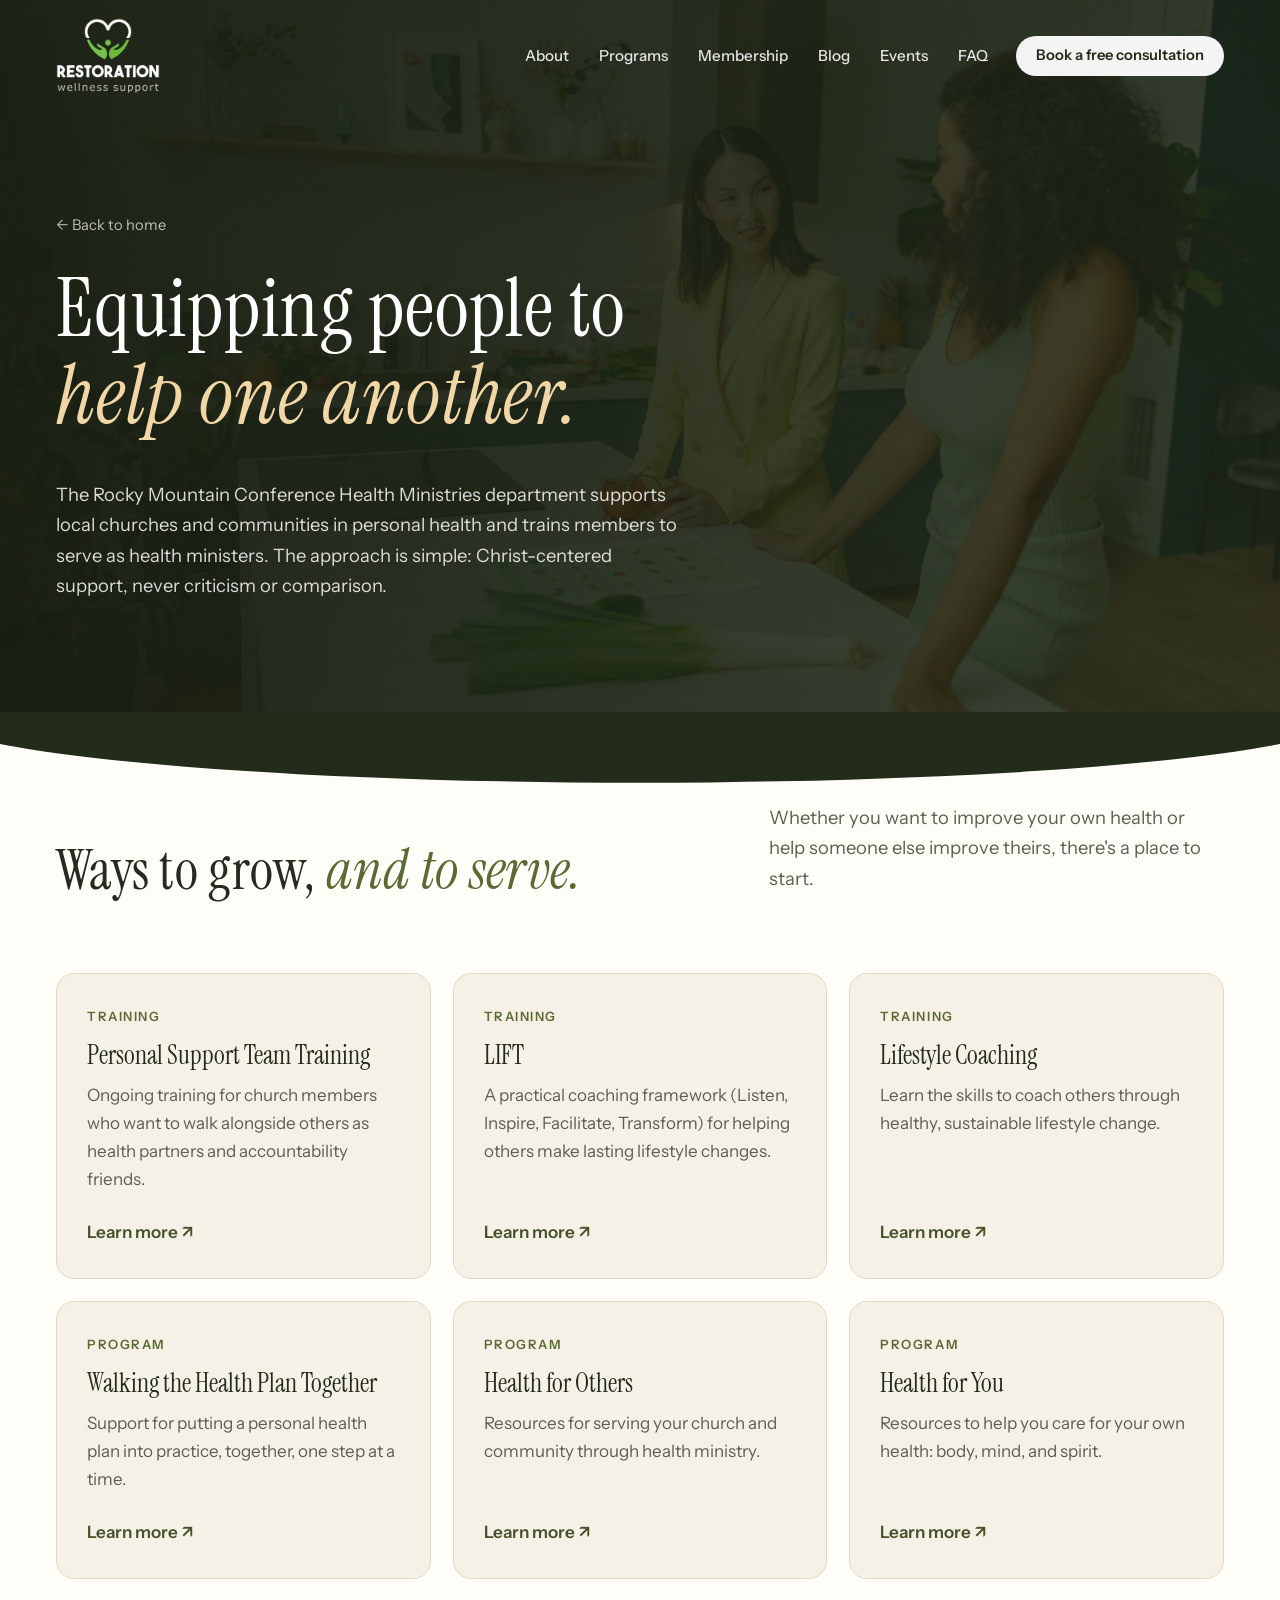
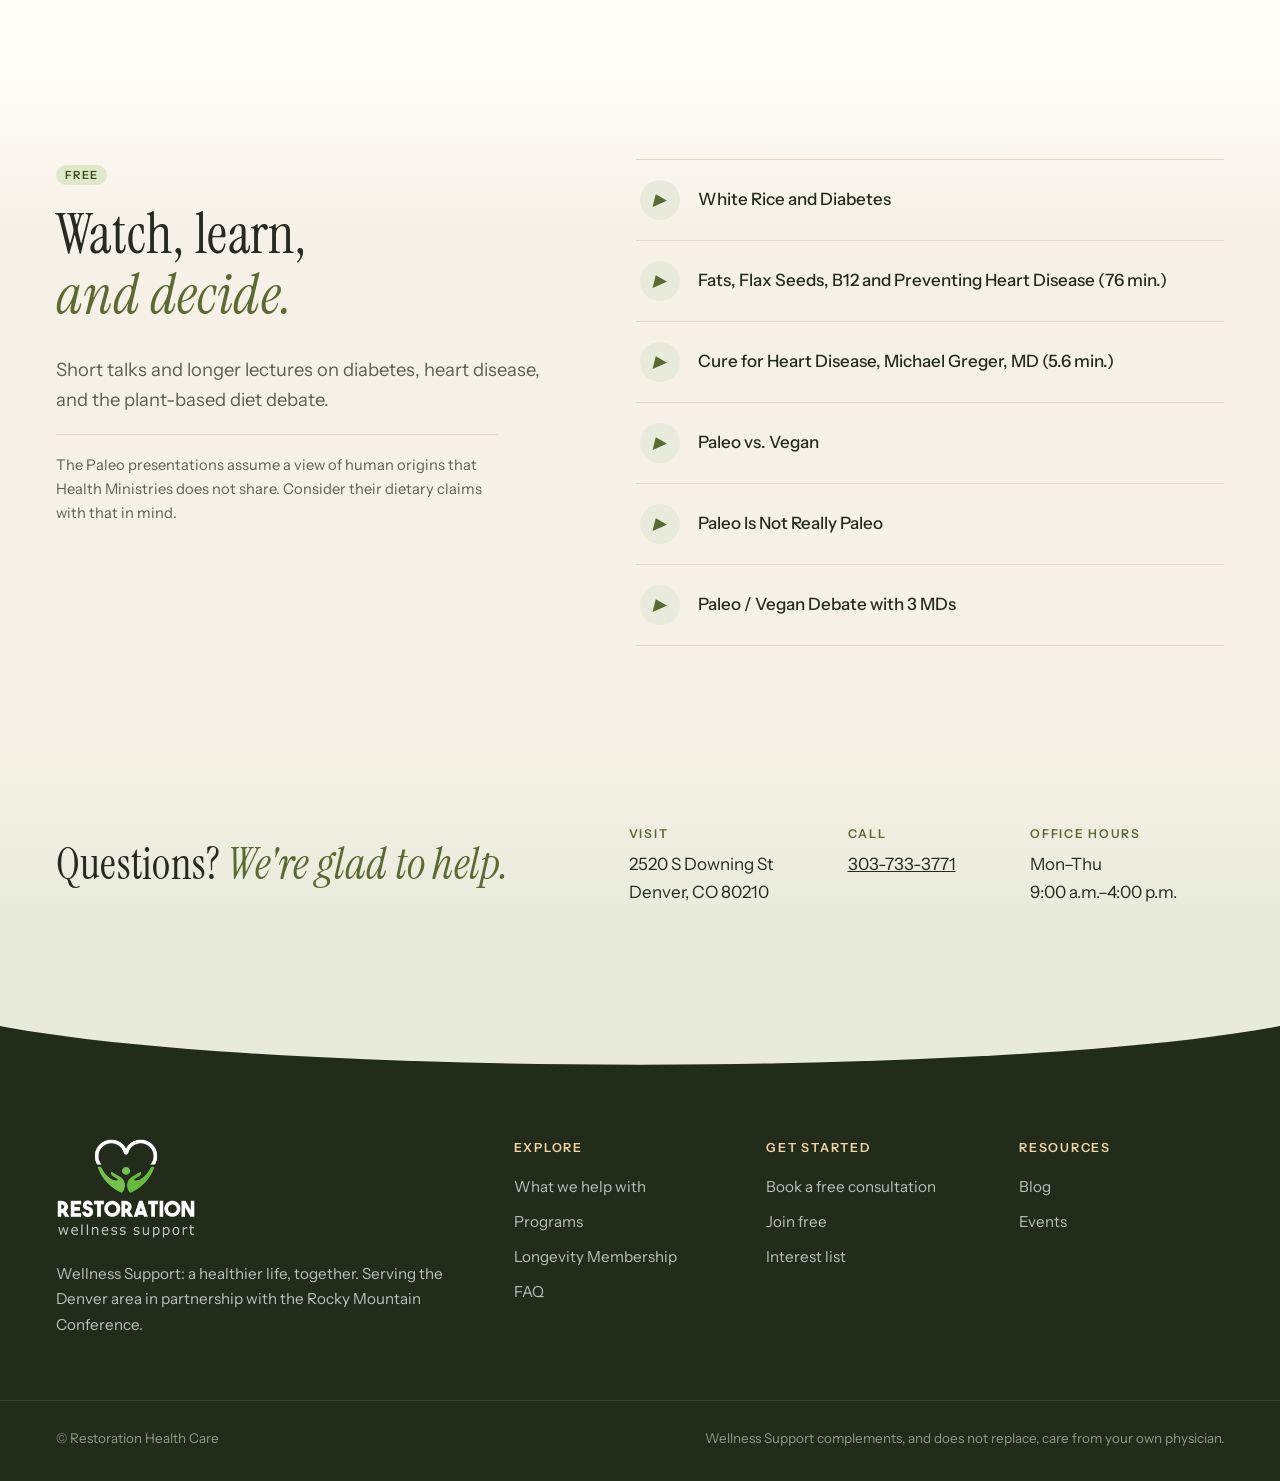
<file: health-ministry.html>
<!doctype html>
<html lang="en">
<head>
  <meta charset="utf-8">
  <meta name="viewport" content="width=device-width, initial-scale=1">
  <meta name="theme-color" content="#26301c">
  <meta name="description" content="Health Ministries programs, trainings, and research videos from the Rocky Mountain Conference.">
  <title>Health Ministry Resources | Restoration Health Care</title>
  <link rel="preconnect" href="https://fonts.googleapis.com">
  <link rel="preconnect" href="https://fonts.gstatic.com" crossorigin>
  <link rel="stylesheet" href="https://fonts.googleapis.com/css2?family=Instrument+Serif:ital@0;1&family=Instrument+Sans:wght@400;500;600&display=swap">
  <link rel="stylesheet" href="styles.css?v=33">
</head>
<body>
  <a class="skip" href="#main">Skip to content</a>

  <header class="nav" id="nav">
    <div class="nav-inner">
      <a class="nav-logo" href="index.html" aria-label="Restoration Wellness Support home"><img src="assets/restoration-wellness-logo.png?v=3" alt="Restoration Wellness Support" width="520" height="378"></a>
      <nav class="nav-links" id="nav-links" aria-label="Main">
        <a href="index.html#help">About</a>
        <a href="index.html#paths">Programs</a>
        <a href="index.html#membership">Membership</a>
        <a href="blog.html">Blog</a>
        <a href="events.html">Events</a>
        <a href="index.html#faq">FAQ</a>
        <a class="btn btn-light nav-mobile-cta" href="index.html#next-step">Book a free consultation</a>
      </nav>
      <a class="btn btn-light nav-cta" href="index.html#next-step">Book a free consultation</a>
      <button class="nav-toggle" type="button" aria-expanded="false" aria-controls="nav-links" aria-label="Open menu"><span></span><span></span></button>
    </div>
  </header>

  <main id="main">
    <section class="page-hero">
      <img class="page-hero-img" src="assets/membership-coaching.jpg?v=1" alt="" fetchpriority="high">
      <div class="wrap">
        <a class="crumb" href="index.html">← Back to home</a>
        <h1>Equipping people to <em>help one another.</em></h1>
        <p>The Rocky Mountain Conference Health Ministries department supports local churches and communities in personal health and trains members to serve as health ministers. The approach is simple: Christ-centered support, never criticism or comparison.</p>
      </div>
    </section>
    <section class="section curve-in" style="--curve-from: var(--forest)">
      <div class="wrap">
        <div class="head-row reveal">
          <div>
            <h2>Ways to grow, <em>and to serve.</em></h2>
          </div>
          <p class="lede">Whether you want to improve your own health or help someone else improve theirs, there's a place to start.</p>
        </div>
        <div class="cards">
          <a class="card reveal" href="https://www.rmcsda.org/departments/health-ministries/health-partner-training/" target="_blank" rel="noreferrer">
            <span class="card-meta">Training</span>
            <h3>Personal Support Team Training</h3>
            <p>Ongoing training for church members who want to walk alongside others as health partners and accountability friends.</p>
            <span class="card-go">Learn more <span aria-hidden="true">↗</span></span>
          </a>
          <a class="card reveal" href="https://www.rmcsda.org/lift" target="_blank" rel="noreferrer">
            <span class="card-meta">Training</span>
            <h3>LIFT</h3>
            <p>A practical coaching framework (Listen, Inspire, Facilitate, Transform) for helping others make lasting lifestyle changes.</p>
            <span class="card-go">Learn more <span aria-hidden="true">↗</span></span>
          </a>
          <a class="card reveal" href="https://www.rmcsda.org/departments/health-ministries/lifestyle-coaching/" target="_blank" rel="noreferrer">
            <span class="card-meta">Training</span>
            <h3>Lifestyle Coaching</h3>
            <p>Learn the skills to coach others through healthy, sustainable lifestyle change.</p>
            <span class="card-go">Learn more <span aria-hidden="true">↗</span></span>
          </a>
          <a class="card reveal" href="https://www.rmcsda.org/departments/health-ministries/walking-the-health-plan-together/" target="_blank" rel="noreferrer">
            <span class="card-meta">Program</span>
            <h3>Walking the Health Plan Together</h3>
            <p>Support for putting a personal health plan into practice, together, one step at a time.</p>
            <span class="card-go">Learn more <span aria-hidden="true">↗</span></span>
          </a>
          <a class="card reveal" href="https://www.rmcsda.org/departments/health-ministries/health-for-others/" target="_blank" rel="noreferrer">
            <span class="card-meta">Program</span>
            <h3>Health for Others</h3>
            <p>Resources for serving your church and community through health ministry.</p>
            <span class="card-go">Learn more <span aria-hidden="true">↗</span></span>
          </a>
          <a class="card reveal" href="https://www.rmcsda.org/departments/health-ministries/health-for-you/" target="_blank" rel="noreferrer">
            <span class="card-meta">Program</span>
            <h3>Health for You</h3>
            <p>Resources to help you care for your own health: body, mind, and spirit.</p>
            <span class="card-go">Learn more <span aria-hidden="true">↗</span></span>
          </a>
        </div>
      </div>
    </section>

    <section class="section section-cream" style="--from: var(--paper)">
      <div class="wrap split">
        <div class="split-head reveal">
          <p class="tag-line"><span class="tag tag-free">Free</span></p>
          <h2>Watch, learn, <em>and decide.</em></h2>
          <p class="lede">Short talks and longer lectures on diabetes, heart disease, and the plant-based diet debate.</p>
          <p class="fine">The Paleo presentations assume a view of human origins that Health Ministries does not share. Consider their dietary claims with that in mind.</p>
        </div>
        <ul class="video-list reveal" style="grid-template-columns:1fr">
          <li><a href="https://youtu.be/4aFxzAZdv7Y" target="_blank" rel="noreferrer"><i aria-hidden="true">▶</i><strong>White Rice and Diabetes</strong></a></li>
          <li><a href="https://youtu.be/aFFWstlfDRk" target="_blank" rel="noreferrer"><i aria-hidden="true">▶</i><strong>Fats, Flax Seeds, B12 and Preventing Heart Disease (76 min.)</strong></a></li>
          <li><a href="https://youtu.be/w4HsxChRgVA" target="_blank" rel="noreferrer"><i aria-hidden="true">▶</i><strong>Cure for Heart Disease, Michael Greger, MD (5.6 min.)</strong></a></li>
          <li><a href="https://youtu.be/QUXTzbjGakg" target="_blank" rel="noreferrer"><i aria-hidden="true">▶</i><strong>Paleo vs. Vegan</strong></a></li>
          <li><a href="https://youtu.be/BMOjVYgYaG8" target="_blank" rel="noreferrer"><i aria-hidden="true">▶</i><strong>Paleo Is Not Really Paleo</strong></a></li>
          <li><a href="https://youtu.be/nadkmy4nE_c" target="_blank" rel="noreferrer"><i aria-hidden="true">▶</i><strong>Paleo / Vegan Debate with 3 MDs</strong></a></li>
        </ul>
      </div>
    </section>

    <section class="contact-band" style="--from: var(--cream)">
      <div class="wrap">
        <h2>Questions? <em>We're glad to help.</em></h2>
        <dl class="contact-list">
          <div><dt>Visit</dt><dd>2520 S Downing St<br>Denver, CO 80210</dd></div>
          <div><dt>Call</dt><dd><a href="tel:+13037333771">303-733-3771</a></dd></div>
          <div><dt>Office hours</dt><dd>Mon–Thu<br>9:00 a.m.–4:00 p.m.</dd></div>
        </dl>
      </div>
    </section>
  </main>

  <footer class="footer curve-in" style="--curve-from: var(--sage)">
    <div class="wrap footer-inner">
      <div class="footer-brand">
        <img src="assets/restoration-wellness-logo.png?v=3" alt="Restoration Wellness Support" width="520" height="378" loading="lazy">
        <p>Wellness Support: a healthier life, together. Serving the Denver area in partnership with the Rocky Mountain Conference.</p>
      </div>
      <nav class="footer-nav" aria-label="Footer">
        <strong>Explore</strong>
        <a href="index.html#help">What we help with</a>
        <a href="index.html#paths">Programs</a>
        <a href="index.html#membership">Longevity Membership</a>
        <a href="index.html#faq">FAQ</a>
      </nav>
      <nav class="footer-nav" aria-label="Get started">
        <strong>Get started</strong>
        <a href="index.html#next-step">Book a free consultation</a>
        <a href="index.html#paths">Join free</a>
        <a href="index.html#interests">Interest list</a>
      </nav>
      <nav class="footer-nav" aria-label="Resources">
        <strong>Resources</strong>
        <a href="blog.html">Blog</a>
        <a href="events.html">Events</a>
      </nav>
    </div>
    <div class="wrap footer-base">
      <span>© Restoration Health Care</span>
      <span>Wellness Support complements, and does not replace, care from your own physician.</span>
    </div>
  </footer>

  <script src="site.js?v=4"></script>
</body>
</html>
</file>
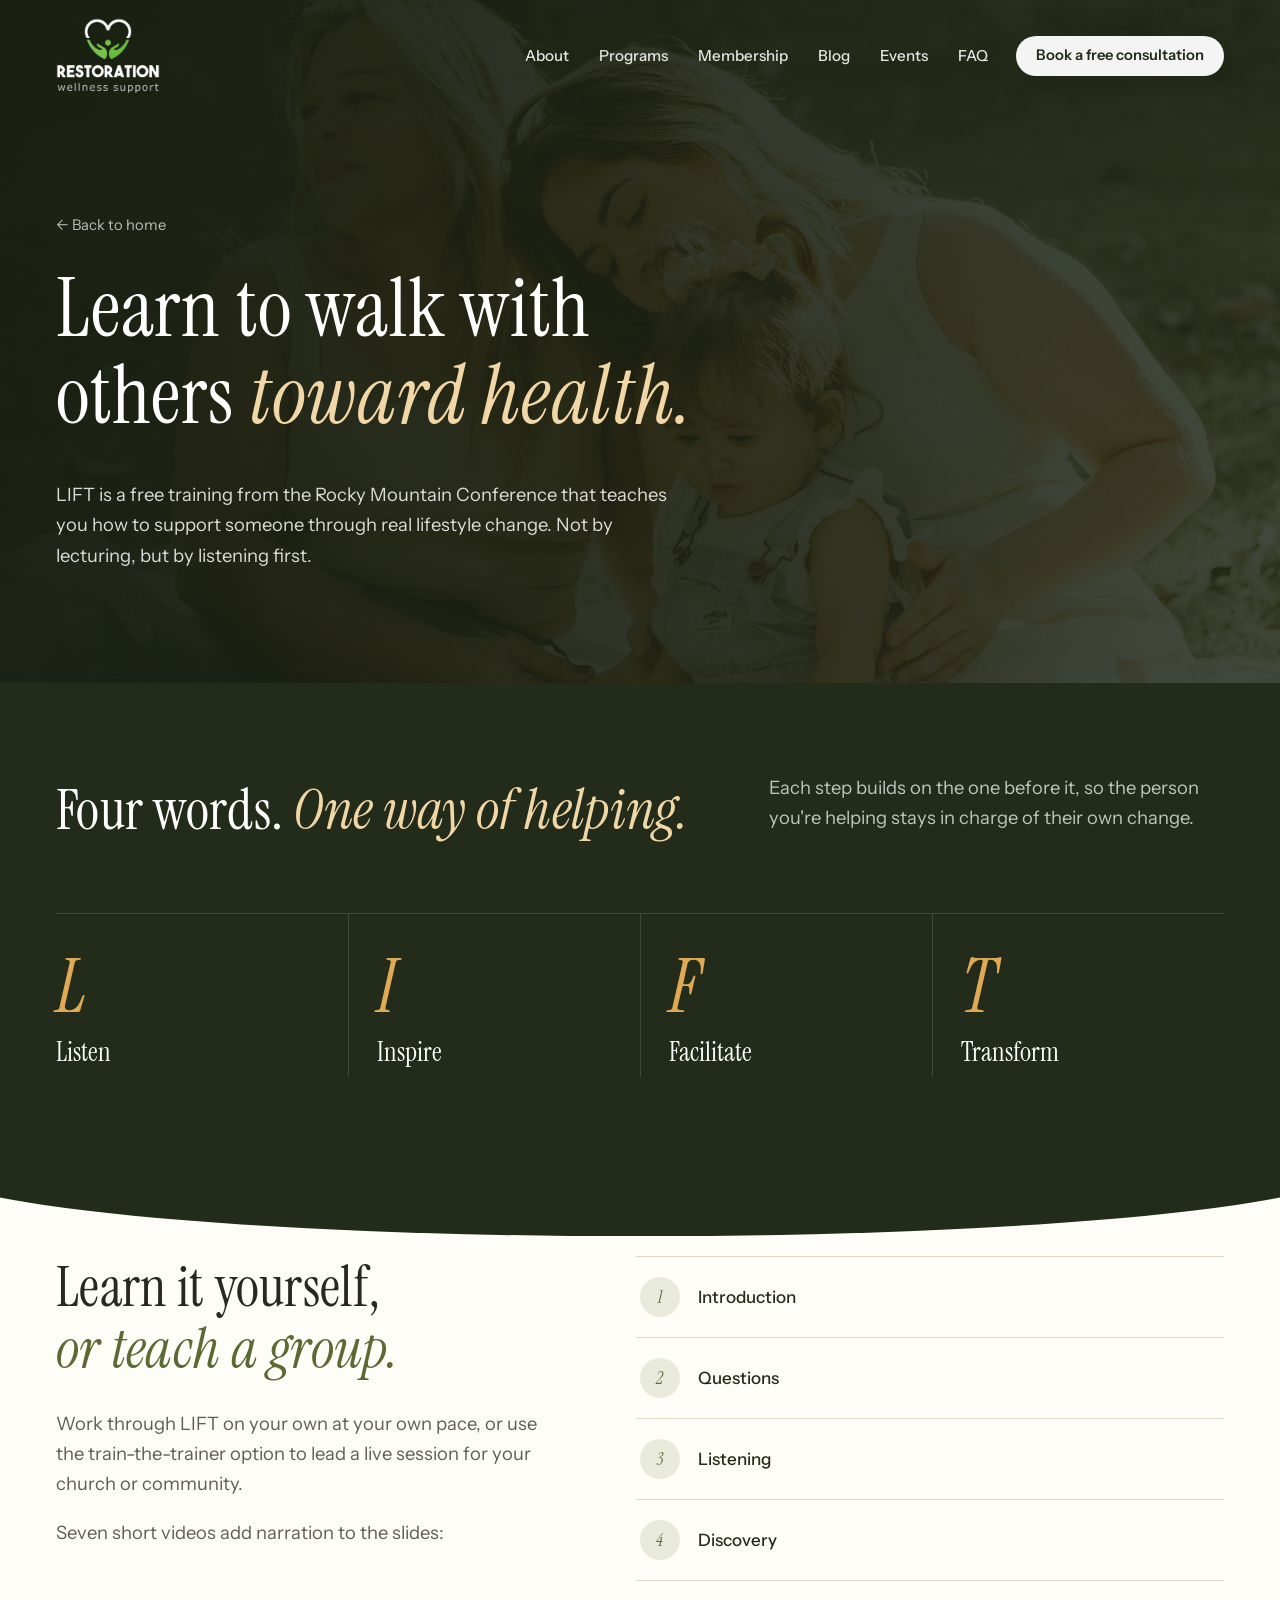
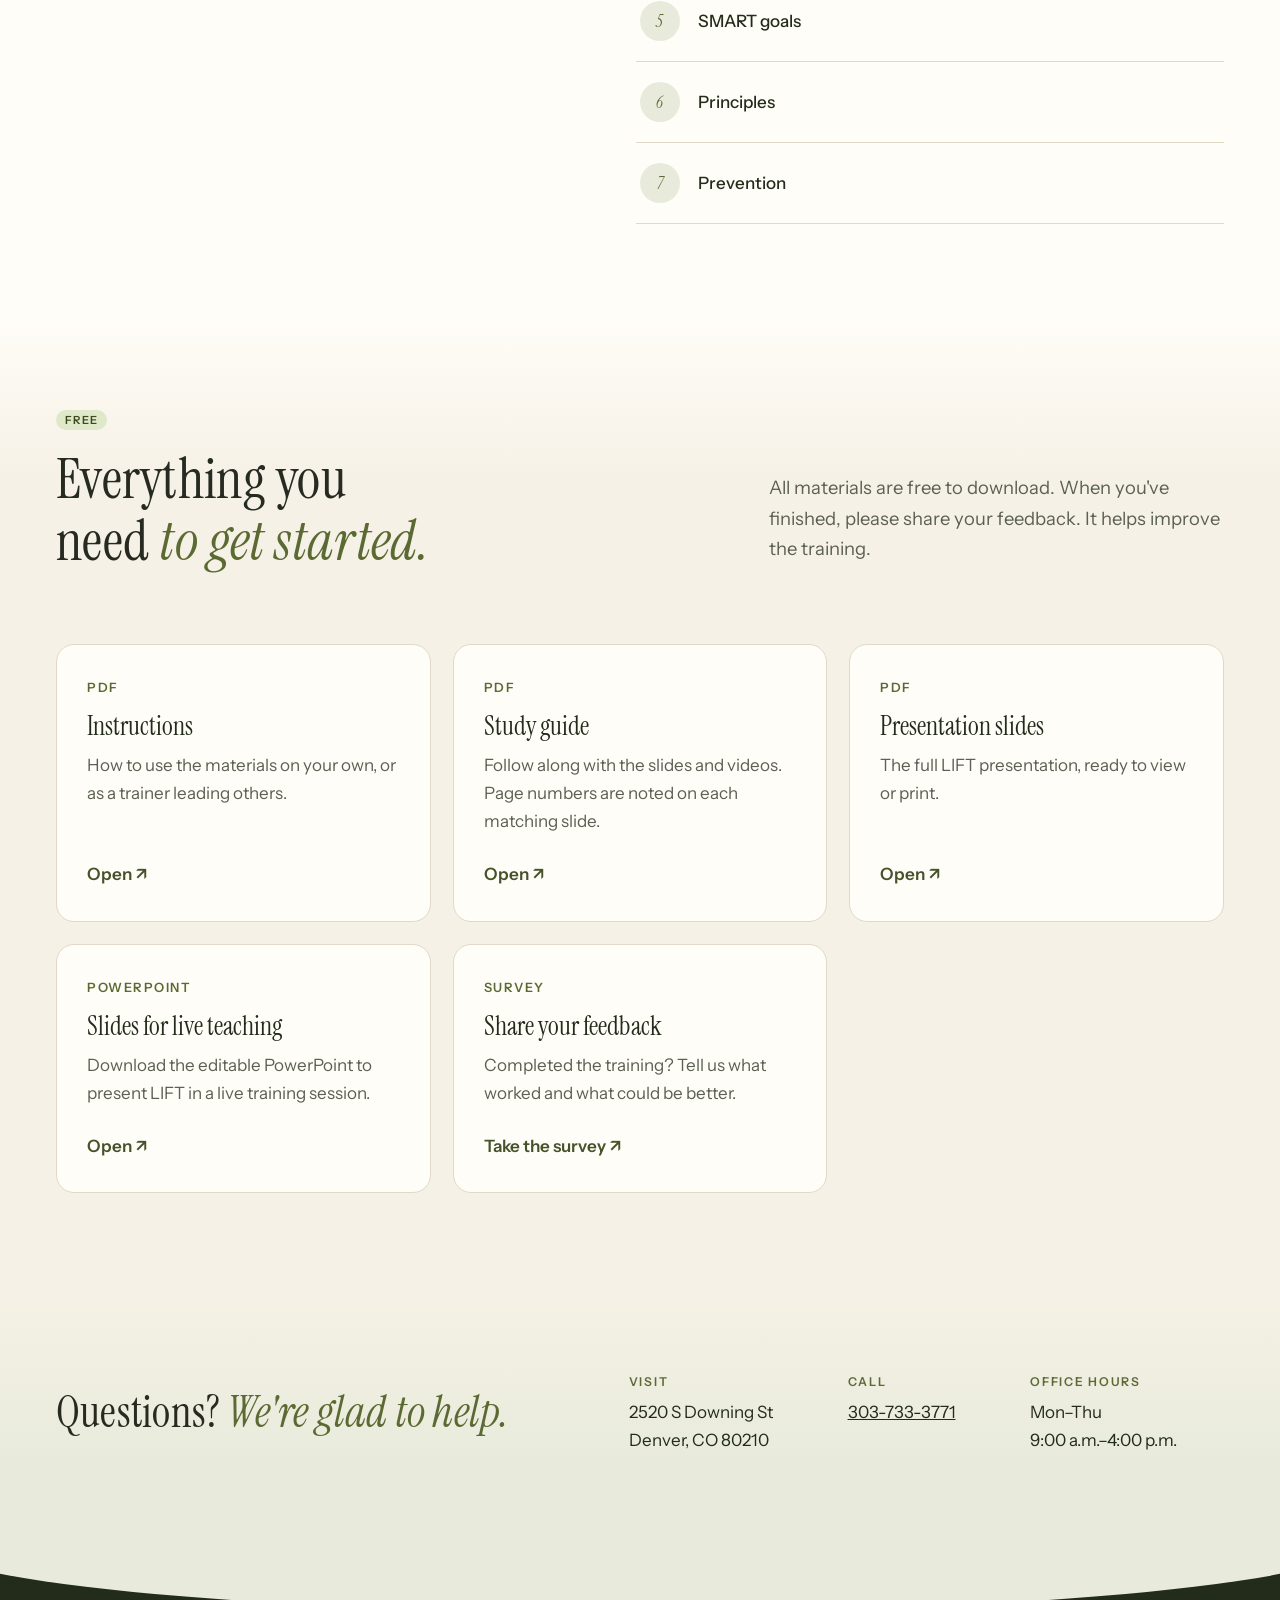
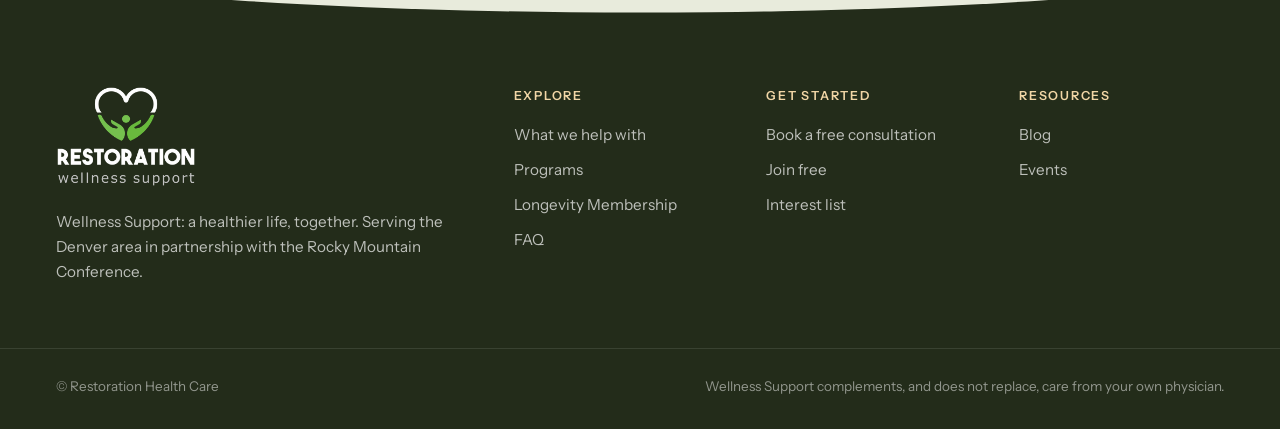
<file: lift.html>
<!doctype html>
<html lang="en">
<head>
  <meta charset="utf-8">
  <meta name="viewport" content="width=device-width, initial-scale=1">
  <meta name="theme-color" content="#26301c">
  <meta name="description" content="LIFT: Listen, Inspire, Facilitate, Transform. Free lifestyle-coaching training materials.">
  <title>LIFT Program | Restoration Health Care</title>
  <link rel="preconnect" href="https://fonts.googleapis.com">
  <link rel="preconnect" href="https://fonts.gstatic.com" crossorigin>
  <link rel="stylesheet" href="https://fonts.googleapis.com/css2?family=Instrument+Serif:ital@0;1&family=Instrument+Sans:wght@400;500;600&display=swap">
  <link rel="stylesheet" href="styles.css?v=33">
</head>
<body>
  <a class="skip" href="#main">Skip to content</a>

  <header class="nav" id="nav">
    <div class="nav-inner">
      <a class="nav-logo" href="index.html" aria-label="Restoration Wellness Support home"><img src="assets/restoration-wellness-logo.png?v=3" alt="Restoration Wellness Support" width="520" height="378"></a>
      <nav class="nav-links" id="nav-links" aria-label="Main">
        <a href="index.html#help">About</a>
        <a href="index.html#paths">Programs</a>
        <a href="index.html#membership">Membership</a>
        <a href="blog.html">Blog</a>
        <a href="events.html">Events</a>
        <a href="index.html#faq">FAQ</a>
        <a class="btn btn-light nav-mobile-cta" href="index.html#next-step">Book a free consultation</a>
      </nav>
      <a class="btn btn-light nav-cta" href="index.html#next-step">Book a free consultation</a>
      <button class="nav-toggle" type="button" aria-expanded="false" aria-controls="nav-links" aria-label="Open menu"><span></span><span></span></button>
    </div>
  </header>

  <main id="main">
    <section class="page-hero">
      <img class="page-hero-img" src="assets/family-three-generations.jpg?v=1" alt="" fetchpriority="high">
      <div class="wrap">
        <a class="crumb" href="index.html">← Back to home</a>
        <h1>Learn to walk with others <em>toward health.</em></h1>
        <p>LIFT is a free training from the Rocky Mountain Conference that teaches you how to support someone through real lifestyle change. Not by lecturing, but by listening first.</p>
      </div>
    </section>
    <section class="section section-forest">
      <div class="wrap">
        <div class="head-row reveal">
          <div>
            <h2>Four words. <em>One way of helping.</em></h2>
          </div>
          <p class="lede">Each step builds on the one before it, so the person you're helping stays in charge of their own change.</p>
        </div>
        <ol class="acronym">
          <li class="reveal"><b>L</b><span>Listen</span></li>
          <li class="reveal"><b>I</b><span>Inspire</span></li>
          <li class="reveal"><b>F</b><span>Facilitate</span></li>
          <li class="reveal"><b>T</b><span>Transform</span></li>
        </ol>
      </div>
    </section>

    <section class="section curve-in" style="--curve-from: var(--forest)">
      <div class="wrap split">
        <div class="split-head reveal">
          <h2>Learn it yourself, <em>or teach a group.</em></h2>
          <p class="lede">Work through LIFT on your own at your own pace, or use the train-the-trainer option to lead a live session for your church or community.</p>
          <p class="lede">Seven short videos add narration to the slides:</p>
        </div>
        <ul class="video-list reveal" style="grid-template-columns:1fr">
          <li><div><i aria-hidden="true">1</i><strong>Introduction</strong></div></li>
          <li><div><i aria-hidden="true">2</i><strong>Questions</strong></div></li>
          <li><div><i aria-hidden="true">3</i><strong>Listening</strong></div></li>
          <li><div><i aria-hidden="true">4</i><strong>Discovery</strong></div></li>
          <li><div><i aria-hidden="true">5</i><strong>SMART goals</strong></div></li>
          <li><div><i aria-hidden="true">6</i><strong>Principles</strong></div></li>
          <li><div><i aria-hidden="true">7</i><strong>Prevention</strong></div></li>
        </ul>
      </div>
    </section>

    <section class="section section-cream" style="--from: var(--paper)">
      <div class="wrap">
        <div class="head-row reveal">
          <div>
            <p class="tag-line"><span class="tag tag-free">Free</span></p>
            <h2>Everything you need <em>to get started.</em></h2>
          </div>
          <p class="lede">All materials are free to download. When you've finished, please share your feedback. It helps improve the training.</p>
        </div>
        <div class="cards">
          <a class="card reveal" href="https://www.rmcsda.org/wp-content/uploads/2026/01/Lift-Instructions-2026.pdf" target="_blank" rel="noreferrer">
            <span class="card-meta">PDF</span>
            <h3>Instructions</h3>
            <p>How to use the materials on your own, or as a trainer leading others.</p>
            <span class="card-go">Open <span aria-hidden="true">↗</span></span>
          </a>
          <a class="card reveal" href="https://www.rmcsda.org/wp-content/uploads/2026/10/LIFT-Study-Guide-with-AI-pictures-copy.pdf" target="_blank" rel="noreferrer">
            <span class="card-meta">PDF</span>
            <h3>Study guide</h3>
            <p>Follow along with the slides and videos. Page numbers are noted on each matching slide.</p>
            <span class="card-go">Open <span aria-hidden="true">↗</span></span>
          </a>
          <a class="card reveal" href="https://www.rmcsda.org/wp-content/uploads/2024/11/LIFT-Powerpoint-Oshawa-Version-PDF.pdf" target="_blank" rel="noreferrer">
            <span class="card-meta">PDF</span>
            <h3>Presentation slides</h3>
            <p>The full LIFT presentation, ready to view or print.</p>
            <span class="card-go">Open <span aria-hidden="true">↗</span></span>
          </a>
          <a class="card reveal" href="https://www.rmcsda.org/wp-content/uploads/2024/11/LIFT-Powerpoint-Oshawa-Version.pptx" target="_blank" rel="noreferrer">
            <span class="card-meta">PowerPoint</span>
            <h3>Slides for live teaching</h3>
            <p>Download the editable PowerPoint to present LIFT in a live training session.</p>
            <span class="card-go">Open <span aria-hidden="true">↗</span></span>
          </a>
          <a class="card reveal" href="https://docs.google.com/forms/d/e/1FAIpQLSeMidBK8VjGvHMj1cjbHUr2FXSDhXkTpWfXMMIVJny-t593Tw/viewform" target="_blank" rel="noreferrer">
            <span class="card-meta">Survey</span>
            <h3>Share your feedback</h3>
            <p>Completed the training? Tell us what worked and what could be better.</p>
            <span class="card-go">Take the survey <span aria-hidden="true">↗</span></span>
          </a>
        </div>
      </div>
    </section>

    <section class="contact-band" style="--from: var(--cream)">
      <div class="wrap">
        <h2>Questions? <em>We're glad to help.</em></h2>
        <dl class="contact-list">
          <div><dt>Visit</dt><dd>2520 S Downing St<br>Denver, CO 80210</dd></div>
          <div><dt>Call</dt><dd><a href="tel:+13037333771">303-733-3771</a></dd></div>
          <div><dt>Office hours</dt><dd>Mon–Thu<br>9:00 a.m.–4:00 p.m.</dd></div>
        </dl>
      </div>
    </section>
  </main>

  <footer class="footer curve-in" style="--curve-from: var(--sage)">
    <div class="wrap footer-inner">
      <div class="footer-brand">
        <img src="assets/restoration-wellness-logo.png?v=3" alt="Restoration Wellness Support" width="520" height="378" loading="lazy">
        <p>Wellness Support: a healthier life, together. Serving the Denver area in partnership with the Rocky Mountain Conference.</p>
      </div>
      <nav class="footer-nav" aria-label="Footer">
        <strong>Explore</strong>
        <a href="index.html#help">What we help with</a>
        <a href="index.html#paths">Programs</a>
        <a href="index.html#membership">Longevity Membership</a>
        <a href="index.html#faq">FAQ</a>
      </nav>
      <nav class="footer-nav" aria-label="Get started">
        <strong>Get started</strong>
        <a href="index.html#next-step">Book a free consultation</a>
        <a href="index.html#paths">Join free</a>
        <a href="index.html#interests">Interest list</a>
      </nav>
      <nav class="footer-nav" aria-label="Resources">
        <strong>Resources</strong>
        <a href="blog.html">Blog</a>
        <a href="events.html">Events</a>
      </nav>
    </div>
    <div class="wrap footer-base">
      <span>© Restoration Health Care</span>
      <span>Wellness Support complements, and does not replace, care from your own physician.</span>
    </div>
  </footer>

  <script src="site.js?v=4"></script>
</body>
</html>
</file>
<file: styles.css>
/* Restoration Health Care — Wellness Support */

:root {
  --forest: #232c1a;
  --forest-2: #2f3a23;
  --olive: #5b6a32;
  --olive-dark: #46522a;
  --leaf: #8bb04a;
  --gold: #e0a955;
  --gold-soft: #f1d6a6;
  --paper: #fffdf8;
  --cream: #f6f1e6;
  --sage: #e8ebdc;
  --ink: #262a20;
  --muted: #5b6052;
  --line: #e1d9c7;

  --serif: "Instrument Serif", Georgia, "Times New Roman", serif;
  --sans: "Instrument Sans", -apple-system, BlinkMacSystemFont, "Segoe UI", sans-serif;

  --wrap: 1200px;
  --gutter: clamp(20px, 5vw, 56px);
  --radius: 18px;
  --ease: cubic-bezier(.22, .8, .24, 1);
}

*, *::before, *::after { box-sizing: border-box; }
html { scroll-behavior: smooth; scroll-padding-top: 88px; -webkit-text-size-adjust: 100%; }
body {
  margin: 0;
  background: var(--paper);
  color: var(--ink);
  font: 400 1.0625rem/1.65 var(--sans);
  -webkit-font-smoothing: antialiased;
  text-rendering: optimizeLegibility;
}
img { display: block; max-width: 100%; height: auto; }
a { color: inherit; }
p { margin: 0 0 1em; }
ul, ol { margin: 0; padding: 0; list-style: none; }
figure { margin: 0; }
button { font: inherit; color: inherit; }
:focus-visible { outline: 2px solid var(--gold); outline-offset: 3px; border-radius: 4px; }

.wrap { width: 100%; max-width: calc(var(--wrap) + var(--gutter) * 2); margin: 0 auto; padding: 0 var(--gutter); }
.skip { position: absolute; left: -999px; top: 8px; z-index: 100; background: var(--paper); padding: 8px 14px; border-radius: 8px; }
.skip:focus { left: 8px; }

/* ---------- Type ---------- */
h1, h2, h3, .h1 {
  font-family: var(--serif);
  font-weight: 400;
  letter-spacing: .005em;
  line-height: 1.1;
  margin: 0 0 .5em;
  text-wrap: balance;
}
h1, .h1 { font-size: clamp(3rem, 6.2vw, 5.4rem); line-height: 1.06; letter-spacing: .01em; }
h2 { font-size: clamp(2.4rem, 4.4vw, 3.9rem); }
h3 { font-size: 1.6rem; line-height: 1.2; letter-spacing: 0; }
h1 em, h2 em, .h1 em { font-style: italic; color: var(--olive); }
.lede { font-size: 1.15rem; color: var(--muted); max-width: 34em; }

.eyebrow {
  display: flex; align-items: center; gap: 12px; flex-wrap: wrap;
  margin: 0 0 1.1rem;
  font: 600 .78rem/1.2 var(--sans);
  letter-spacing: .16em; text-transform: uppercase;
  color: var(--olive);
}
.eyebrow::before { content: ""; width: 28px; height: 1.5px; background: currentColor; opacity: .7; }
.eyebrow-light { color: var(--gold-soft); }
.tag-line { margin: 0 0 1rem; }

/* ---------- Buttons & tags ---------- */
.btn {
  display: inline-flex; align-items: center; gap: .6em;
  padding: .95em 1.55em;
  border: 1.5px solid transparent; border-radius: 999px;
  font: 600 .98rem/1 var(--sans); text-decoration: none; cursor: pointer;
  transition: background .25s var(--ease), color .25s var(--ease), transform .25s var(--ease), border-color .25s;
}
.btn span { transition: transform .25s var(--ease); }
.btn:hover span { transform: translateX(4px); }
.btn:active { transform: translateY(1px); }
.btn-gold { background: var(--gold); color: var(--forest); }
.btn-gold:hover { background: #ebb96a; }
.btn-olive { background: var(--olive); color: #fff; }
.btn-olive:hover { background: var(--olive-dark); }
.btn-light { background: rgba(255,255,255,.95); color: var(--forest); padding: .8em 1.3em; font-size: .92rem; }
.btn-light:hover { background: #fff; }
.btn-ghost { border-color: rgba(255,255,255,.55); color: #fff; background: transparent; }
.btn-ghost:hover { background: rgba(255,255,255,.12); border-color: #fff; }

.tag {
  display: inline-block; padding: .38em .8em; border-radius: 999px;
  font: 600 .7rem/1 var(--sans); letter-spacing: .12em; text-transform: uppercase;
}
.eyebrow .tag::before { content: none; }
.tag-free { background: #dfe8c9; color: #3d4a1d; }
.tag-mixed { background: #f3e3c4; color: #6a4813; }
.tag-paid { background: var(--forest); color: var(--gold-soft); }

.link {
  display: inline-flex; gap: .5em; align-items: center;
  font-weight: 600; color: var(--olive-dark); text-decoration: none;
  border-bottom: 1.5px solid currentColor; padding-bottom: 3px;
}
.link span { transition: transform .25s var(--ease); }
.link:hover span { transform: translateX(4px); }

/* ---------- Nav ---------- */
.nav {
  position: fixed; inset: 0 0 auto; z-index: 50;
  transition: background .35s var(--ease), box-shadow .35s, padding .35s;
  padding: 18px 0;
}
.nav.is-scrolled { background: rgba(35, 44, 26, .94); backdrop-filter: blur(10px); -webkit-backdrop-filter: blur(10px); padding: 8px 0; box-shadow: 0 1px 0 rgba(255,255,255,.06); }
.nav-inner { display: flex; align-items: center; gap: 28px; max-width: calc(var(--wrap) + var(--gutter) * 2); margin: 0 auto; padding: 0 var(--gutter); }
.nav-logo img { width: 104px; height: auto; transition: width .35s var(--ease); }
.nav.is-scrolled .nav-logo img { width: 82px; }
.nav-links { display: flex; gap: 30px; margin-left: auto; }
.nav-links a { color: rgba(255,255,255,.88); text-decoration: none; font-size: .95rem; font-weight: 500; position: relative; padding: 6px 0; }
.nav-links a:not(.btn)::after { content: ""; position: absolute; left: 0; right: 0; bottom: 0; height: 1.5px; background: var(--gold); transform: scaleX(0); transform-origin: left; transition: transform .3s var(--ease); }
.nav-links a:not(.btn):hover { color: #fff; }
.nav-links a:not(.btn):hover::after { transform: scaleX(1); }
.nav-links a.btn { color: var(--forest); padding: .95em 1.5em; }
.nav-mobile-cta { display: none; }
.nav-toggle { display: none; }

/* ---------- Hero ---------- */
.hero { position: relative; min-height: min(100svh, max(640px, 58vw), 940px); display: flex; align-items: flex-end; color: #fff; overflow: hidden; background: var(--forest); }
.hero-img { position: absolute; inset: 0; width: 100%; height: 100%; object-fit: cover; object-position: 92% 40%; opacity: 0; transition: opacity 1.2s var(--ease); }
.hero-img.is-active { opacity: 1; }
/* The client's own cooking-class photo: show the cooks on the right two-thirds, fading in from the text side. */
.hero-img-couple {
  left: 30%; width: 70%; object-position: 60% 35%;
  -webkit-mask-image: linear-gradient(to right, transparent 0, rgba(0,0,0,.5) 10%, #000 24%);
          mask-image: linear-gradient(to right, transparent 0, rgba(0,0,0,.5) 10%, #000 24%);
}
.hero-img-longevity {
  left: 30%; width: 70%; object-position: 62% 50%;
  -webkit-mask-image: linear-gradient(to right, transparent 0, rgba(0,0,0,.5) 10%, #000 24%);
          mask-image: linear-gradient(to right, transparent 0, rgba(0,0,0,.5) 10%, #000 24%);
}
.hero-img-community {
  /* the real, uncropped photo at its natural shape, pushed right so the circle sits in the right half */
  left: 21%; right: auto; width: auto; aspect-ratio: 3 / 2; object-position: 50% 50%;
  -webkit-mask-image: linear-gradient(to right, transparent 0, rgba(0,0,0,.5) 9%, #000 22%);
          mask-image: linear-gradient(to right, transparent 0, rgba(0,0,0,.5) 9%, #000 22%);
}
.hero-shade { position: absolute; inset: 0; background:
  linear-gradient(0deg, var(--forest) 0, rgba(35,44,26,.85) 7%, rgba(35,44,26,0) 26%),
  linear-gradient(90deg, rgba(24,30,17,.88) 0%, rgba(24,30,17,.62) 38%, rgba(24,30,17,.08) 70%),
  linear-gradient(0deg, rgba(24,30,17,.7) 0%, rgba(24,30,17,0) 40%),
  linear-gradient(180deg, rgba(24,30,17,.55) 0%, rgba(24,30,17,0) 22%); }
.hero-inner { position: relative; padding-top: 130px; padding-bottom: clamp(36px, 6vh, 64px); }
.hero-slides { display: grid; max-width: 660px; }
.hero-slide { grid-area: 1 / 1; align-self: end; opacity: 0; transform: translateY(14px); transition: opacity .7s var(--ease), transform .7s var(--ease); visibility: hidden; }
.hero-slide.is-active { opacity: 1; transform: none; visibility: visible; }
.hero-slide h1, .hero-slide .h1 { color: #fff; margin-bottom: .45em; word-spacing: .04em; }
.hero-slide h1 em, .hero-slide .h1 em { color: var(--gold-soft); }
.hero-slide p { font-size: 1.15rem; line-height: 1.6; color: rgba(255,255,255,.88); max-width: 27em; margin-bottom: 2rem; }

.hero-tabs { display: grid; grid-template-columns: repeat(3, minmax(0, 200px)); gap: 20px; margin-top: clamp(40px, 6vh, 64px); }
.hero-tabs button {
  background: none; border: 0; padding: 14px 0 0; text-align: left; cursor: pointer;
  font-size: .86rem; font-weight: 500; color: rgba(255,255,255,.6); position: relative;
  transition: color .3s;
}
.hero-tabs button i { position: absolute; top: 0; left: 0; right: 0; height: 2px; background: rgba(255,255,255,.25); overflow: hidden; }
.hero-tabs button i::after { content: ""; position: absolute; inset: 0; background: var(--gold); transform: scaleX(0); transform-origin: left; }
.hero-tabs button[aria-selected="true"] { color: #fff; }
.hero-tabs button[aria-selected="true"] i::after { transform: scaleX(1); }
.hero-tabs.is-playing button[aria-selected="true"] i::after { animation: tabFill var(--slide-ms, 8000ms) linear both; }
@keyframes tabFill { from { transform: scaleX(0); } to { transform: scaleX(1); } }
.hero-tabs button:hover { color: #fff; }

/* ---------- Sections ---------- */
.section {
  --bg: var(--paper);
  position: relative;
  padding: clamp(60px, 7vw, 100px) 0;
  /* start in the previous section's color (--from) and fade into this one's, so there's no hard seam */
  background: linear-gradient(to bottom, var(--from, var(--bg)) 0, var(--bg) clamp(110px, 13vw, 190px));
}
.section-cream { --bg: var(--cream); }
.section-sage { --bg: var(--sage); }
.section-forest { --bg: var(--forest); color: rgba(255,255,255,.86); }

/* Soft curved seam: the section above bows gently down into this one.
   Set --curve-from to the color of the section above. */
.curve-in::before {
  content: ""; position: absolute; z-index: 1; pointer-events: none;
  left: 0; right: 0; top: -1px; height: clamp(36px, 5.5vw, 84px);
  /* an ellipse a little wider than the page, so the curve still has some depth at the edges */
  background: var(--curve-from);
  clip-path: ellipse(56% 100% at 50% 0);
}
.section-forest h2, .section-forest h3 { color: #fff; }
.section-forest h2 em { color: var(--gold-soft); }
.section-forest .lede { color: rgba(255,255,255,.72); }

.split { display: grid; grid-template-columns: minmax(0, 5fr) minmax(0, 6fr); gap: clamp(40px, 7vw, 112px); align-items: start; }
.split-head { position: sticky; top: 120px; }
.head-row { display: grid; grid-template-columns: minmax(0, 7fr) minmax(0, 5fr); gap: clamp(24px, 6vw, 96px); align-items: end; margin-bottom: clamp(44px, 6vw, 72px); }
.head-row h2 { margin-bottom: 0; }
.head-row .lede { margin-bottom: .4em; }
.head-center { text-align: center; margin: 0 auto clamp(48px, 6vw, 72px); max-width: 720px; }
.head-center .eyebrow { justify-content: center; }
.head-center .eyebrow::before { display: none; }
.center { text-align: center; }

/* Conditions */
.conditions { border-top: 1px solid var(--line); }
.conditions li { display: grid; grid-template-columns: 52px 1fr; gap: 22px; align-items: center; padding: 22px 0; border-bottom: 1px solid var(--line); font-size: 1.12rem; }
.conditions svg { width: 52px; height: 52px; padding: 13px; border-radius: 50%; background: var(--sage); fill: none; stroke: var(--olive); stroke-width: 1.7; stroke-linecap: round; stroke-linejoin: round; transition: background .3s, stroke .3s, transform .4s var(--ease); }
.conditions li:hover svg { background: var(--olive); stroke: #fff; transform: rotate(-6deg); }
.conditions strong { font-weight: 600; color: var(--forest); }
.lede a { color: var(--olive-dark); font-weight: 600; }

/* Empathy */
.empathy { display: grid; grid-template-columns: minmax(0, 5fr) minmax(0, 6fr); gap: clamp(40px, 7vw, 104px); align-items: center; }
.empathy-photo { position: relative; }
.empathy-photo img { width: 100%; aspect-ratio: 4 / 5; object-fit: cover; object-position: 50% 40%; border-radius: 220px 220px var(--radius) var(--radius); }
.empathy-photo::after { content: ""; position: absolute; width: 38%; aspect-ratio: 1; right: -6%; bottom: -5%; border-radius: 50%; border: 1.5px solid var(--olive); opacity: .35; z-index: -1; }
.empathy-photo { isolation: isolate; }
.empathy-copy p { color: var(--muted); }
.empathy-copy blockquote {
  margin: 1.6em 0; padding: 0 0 0 26px; border-left: 2px solid var(--gold);
  font: 350 clamp(1.5rem, 2.4vw, 2rem)/1.25 var(--serif); color: var(--forest); letter-spacing: -.01em;
}
.empathy-copy blockquote em { color: var(--olive); font-style: italic; }

/* Promises */
.promises { display: grid; grid-template-columns: repeat(3, 1fr); gap: 0; border-top: 1px solid rgba(255,255,255,.14); }
.promises li { padding: 40px clamp(20px, 3vw, 44px) 8px 0; }
.promises li + li { padding-left: clamp(20px, 3vw, 44px); border-left: 1px solid rgba(255,255,255,.14); }
.promises .num { display: block; font: italic 300 4.4rem/1 var(--serif); color: var(--gold); margin-bottom: 26px; }
.promises p { color: rgba(255,255,255,.72); margin: 0; }
.promise-close { margin: clamp(48px, 6vw, 80px) 0 0; font: 350 clamp(1.4rem, 2.4vw, 1.9rem)/1.3 var(--serif); color: #fff; }
.promise-close em { color: var(--gold-soft); }

/* Paths */
.paths { display: grid; grid-template-columns: repeat(3, 1fr); gap: 22px; align-items: stretch; }
.path { display: flex; flex-direction: column; padding: 36px 34px 34px; border-radius: var(--radius); background: var(--cream); border: 1px solid var(--line); transition: transform .4s var(--ease), box-shadow .4s var(--ease); }
.path:hover { transform: translateY(-4px); box-shadow: 0 22px 44px -26px rgba(35,44,26,.45); }
.path .tag { align-self: flex-start; margin-bottom: 30px; }
.path h3 { font-size: 2.15rem; margin-bottom: .2em; }
.path-intro { font-family: var(--serif); font-style: italic; color: var(--olive); font-size: 1.1rem; }
.path ul { margin: 10px 0 32px; flex: 1; }
.path li { position: relative; padding: 11px 0 11px 26px; border-top: 1px solid var(--line); color: var(--muted); font-size: 1rem; line-height: 1.5; }
.path li::before { content: ""; position: absolute; left: 2px; top: 1.05em; width: 9px; height: 5px; border-left: 1.75px solid var(--olive); border-bottom: 1.75px solid var(--olive); transform: rotate(-45deg); }
.path-feature { background: var(--forest); border-color: var(--forest); color: #fff; }
.path-feature h3 { color: #fff; }
.path-feature .path-intro { color: var(--gold-soft); }
.path-feature li { color: rgba(255,255,255,.78); border-color: rgba(255,255,255,.14); }
.path-feature li::before { border-color: var(--gold); }
.path-feature .tag-paid { background: var(--gold); color: var(--forest); }
.path-feature .btn { align-self: flex-start; }

/* Membership */
.membership { display: grid; grid-template-columns: minmax(0, 5fr) minmax(0, 6fr); gap: clamp(40px, 7vw, 104px); align-items: start; }
.membership-side p:not(.eyebrow) { color: var(--muted); }
.membership-photo { margin: 32px 0 34px; }
.membership-photo img { border-radius: var(--radius); aspect-ratio: 16 / 11; object-fit: cover; object-position: 62% 45%; width: 100%; }
.benefits { counter-reset: b; background: var(--paper); border-radius: calc(var(--radius) + 6px); padding: clamp(14px, 3vw, 28px) clamp(22px, 3.5vw, 44px); box-shadow: 0 30px 60px -40px rgba(35,44,26,.4); }
.benefits li { counter-increment: b; position: relative; padding: 19px 0 19px 58px; border-bottom: 1px solid var(--line); color: var(--muted); line-height: 1.55; }
.benefits li:last-child { border-bottom: 0; }
.benefits li::before { content: counter(b, decimal-leading-zero); position: absolute; left: 0; top: 19px; font: italic 400 1.05rem/1.5 var(--serif); color: var(--olive); }
.benefits strong { color: var(--forest); font-weight: 600; }

/* Steps */
.steps { display: grid; grid-template-columns: repeat(3, 1fr); gap: clamp(24px, 4vw, 56px); position: relative; margin-bottom: 64px; }
.steps::before { content: ""; position: absolute; top: 36px; left: 12%; right: 12%; height: 1.5px; background: repeating-linear-gradient(90deg, var(--line) 0 8px, transparent 8px 14px); }
.steps li { text-align: center; position: relative; }
.step-num { display: grid; place-items: center; width: 72px; height: 72px; margin: 0 auto 28px; border-radius: 50%; background: var(--paper); border: 1.5px solid var(--olive); font: italic 400 1.5rem/1 var(--serif); color: var(--olive); position: relative; transition: background .3s, color .3s; }
.steps li:hover .step-num { background: var(--olive); color: #fff; }
.steps p { color: var(--muted); max-width: 22em; margin: 0 auto; }

/* Interest form */
.interest-form { background: var(--paper); border-radius: calc(var(--radius) + 6px); padding: clamp(26px, 4vw, 44px); box-shadow: 0 30px 60px -40px rgba(35,44,26,.45); }
.interest-form fieldset { border: 0; margin: 0 0 28px; padding: 0; }
.interest-form legend { font: 400 1.75rem/1.2 var(--serif); margin-bottom: 20px; padding: 0; }
.chips { display: flex; flex-wrap: wrap; gap: 10px; }
.chips label { cursor: pointer; }
.chips input { position: absolute; opacity: 0; pointer-events: none; }
.chips span { display: inline-flex; align-items: center; gap: 8px; padding: .62em 1.05em; border: 1.5px solid var(--line); border-radius: 999px; font-size: .96rem; font-weight: 500; transition: all .2s var(--ease); user-select: none; }
.chips span::before { content: "+"; font-weight: 400; color: var(--olive); width: 10px; transition: transform .25s var(--ease); }
.chips label:hover span { border-color: var(--olive); }
.chips input:checked + span { background: var(--olive); border-color: var(--olive); color: #fff; }
.chips input:checked + span::before { content: "✓"; color: var(--gold-soft); }
.chips input:focus-visible + span { outline: 2px solid var(--gold); outline-offset: 2px; }
.form-feedback { margin: 16px 0 0; font-weight: 500; color: var(--olive-dark); min-height: 1.2em; }
.form-note { font-size: .85rem; color: var(--muted); margin: 6px 0 0; }

/* Stories */
.stories { display: grid; grid-template-columns: minmax(0, 5fr) minmax(0, 6fr); gap: clamp(40px, 7vw, 104px); align-items: center; }
.fine { font-size: .92rem; color: var(--muted); padding-top: 18px; border-top: 1px solid var(--line); max-width: 30em; }
.story-card { position: relative; background: var(--sage); border-radius: calc(var(--radius) + 6px); padding: clamp(36px, 5vw, 64px); overflow: hidden; }
.quote-mark { position: absolute; top: -.18em; right: .12em; font: italic 300 14rem/1 var(--serif); color: var(--olive); opacity: .14; }
.story-card blockquote { margin: 0 0 36px; font: 350 clamp(1.6rem, 2.8vw, 2.3rem)/1.22 var(--serif); color: var(--forest); position: relative; }
.story-card figcaption { display: flex; gap: 14px; align-items: center; font-size: .95rem; color: var(--muted); line-height: 1.45; }
.story-card figcaption strong { color: var(--forest); }
.avatar { width: 52px; height: 52px; border-radius: 50%; background: var(--paper); border: 1.5px dashed var(--olive); flex: none; }
.placeholder-flag { display: inline-block; margin-top: 28px; font-size: .74rem; font-weight: 600; letter-spacing: .12em; text-transform: uppercase; color: var(--olive-dark); background: rgba(255,255,255,.6); padding: .5em .9em; border-radius: 999px; }

/* Team */
.team { display: grid; grid-template-columns: repeat(3, 1fr); gap: 22px; }
.team article { background: var(--paper); border-radius: var(--radius); padding: 14px 14px 26px; }
.portrait { display: grid; place-items: center; aspect-ratio: 4 / 3.4; border-radius: calc(var(--radius) - 6px); margin-bottom: 22px;
  background: radial-gradient(circle at 30% 20%, #eef1e3, #d7dec2); font: italic 300 3.4rem/1 var(--serif); color: var(--olive); }
.team h3 { margin: 0 12px 4px; }
.team p { margin: 0 12px; color: var(--muted); font-size: .98rem; }
.team small { display: block; margin: 8px 12px 0; font-size: .8rem; color: #8a8d80; }

/* Resources */
.resources { border-top: 1px solid var(--line); }
.resources a { display: flex; justify-content: space-between; align-items: center; gap: 20px; padding: 28px 4px; border-bottom: 1px solid var(--line); text-decoration: none; transition: padding .35s var(--ease), background .35s; }
.resources strong { display: block; font: 400 1.85rem/1.15 var(--serif); color: var(--forest); }
.resources small { display: block; color: var(--muted); font-size: .93rem; margin-top: 4px; }
.resources .arrow { font-size: 1.1rem; display: grid; place-items: center; width: 48px; height: 48px; flex: none; border-radius: 50%; border: 1.5px solid var(--line); color: var(--olive); transition: all .3s var(--ease); }
.resources a:hover { padding-left: 16px; }
.resources a:hover .arrow { background: var(--olive); color: #fff; border-color: var(--olive); transform: translateX(4px); }

/* FAQ */
.faq details { border-bottom: 1px solid var(--line); }
.faq details:first-child { border-top: 1px solid var(--line); }
.faq summary { list-style: none; cursor: pointer; display: flex; justify-content: space-between; gap: 24px; align-items: center; padding: 24px 0; font: 400 1.5rem/1.25 var(--serif); color: var(--forest); }
.faq summary::-webkit-details-marker { display: none; }
.faq summary::after { content: ""; flex: none; width: 34px; height: 34px; border-radius: 50%; border: 1.5px solid var(--line);
  background: linear-gradient(var(--olive), var(--olive)) center / 12px 1.5px no-repeat, linear-gradient(var(--olive), var(--olive)) center / 1.5px 12px no-repeat;
  transition: transform .35s var(--ease), background-color .3s; }
.faq details[open] summary::after { transform: rotate(45deg); }
.faq summary:hover::after { border-color: var(--olive); }
.faq details p { color: var(--muted); padding: 0 56px 26px 0; margin: 0; }

/* Final */
.final { position: relative; color: #fff; overflow: hidden; background: var(--forest); }
.final-img { position: absolute; inset: 0; width: 100%; height: 100%; object-fit: cover; object-position: 70% 50%; }
.final-img-walk {
  left: 34%; width: 66%; object-position: 55% 55%;
  -webkit-mask-image: linear-gradient(to right, transparent 0, rgba(0,0,0,.5) 12%, #000 30%);
          mask-image: linear-gradient(to right, transparent 0, rgba(0,0,0,.5) 12%, #000 30%);
}
.final-shade { position: absolute; inset: 0; background:
  linear-gradient(0deg, var(--forest) 0, rgba(35,44,26,0) 22%),
  linear-gradient(90deg, rgba(24,30,17,.9) 0%, rgba(24,30,17,.65) 45%, rgba(24,30,17,.15) 100%); }
.final-inner { position: relative; padding-top: clamp(110px, 14vw, 180px); padding-bottom: clamp(110px, 14vw, 180px); }
.final h2 { font-size: clamp(2.6rem, 5.6vw, 4.8rem); max-width: 11em; color: #fff; }
.final h2 em { color: var(--gold-soft); }
.final p:not(.eyebrow) { max-width: 33em; color: rgba(255,255,255,.86); font-size: 1.12rem; }
.final-actions { display: flex; flex-wrap: wrap; gap: 14px; margin-top: 36px; }

/* Footer */
.footer { position: relative; background: var(--forest); color: rgba(255,255,255,.7); padding: 72px 0 32px; font-size: .95rem; }
.footer.curve-in { padding-top: calc(72px + clamp(36px, 5.5vw, 84px)); }
.footer-inner { display: grid; grid-template-columns: 2fr 1fr 1fr 1fr; gap: 48px; padding-bottom: 48px; border-bottom: 1px solid rgba(255,255,255,.1); }
.footer-brand img { width: 140px; margin-bottom: 22px; }
.footer-brand p { max-width: 26em; }
.footer-nav { display: flex; flex-direction: column; gap: 10px; }
.footer-nav strong { color: var(--gold-soft); font-weight: 600; font-size: .78rem; letter-spacing: .14em; text-transform: uppercase; margin-bottom: 6px; }
.footer-nav a { text-decoration: none; transition: color .2s; }
.footer-nav a:hover { color: #fff; }
.footer-base { display: flex; justify-content: space-between; gap: 20px; flex-wrap: wrap; padding-top: 26px; font-size: .84rem; color: rgba(255,255,255,.5); }

/* ---------- Subpages ---------- */
.page-hero { position: relative; overflow: hidden; background: var(--forest); color: #fff; padding: clamp(150px, 18vw, 210px) 0 clamp(72px, 9vw, 112px); }
.page-hero-img { position: absolute; inset: 0; width: 100%; height: 100%; object-fit: cover; opacity: .28; }
.page-hero::after { content: ""; position: absolute; inset: 0; background: linear-gradient(90deg, rgba(24,30,17,.9) 0%, rgba(24,30,17,.55) 60%, rgba(24,30,17,.3) 100%); }
.page-hero .wrap { position: relative; z-index: 1; }
.page-hero h1 { font-size: clamp(3rem, 6.4vw, 5.4rem); color: #fff; max-width: 12em; }
.page-hero h1 em { color: var(--gold-soft); }
.page-hero p:not(.eyebrow) { font-size: 1.15rem; color: rgba(255,255,255,.84); max-width: 34em; margin: 0; }
.crumb { display: inline-flex; gap: 8px; margin-bottom: 28px; color: rgba(255,255,255,.7); font-size: .92rem; text-decoration: none; }
.crumb:hover { color: #fff; }

.cards { display: grid; grid-template-columns: repeat(auto-fill, minmax(300px, 1fr)); gap: 22px; }
.card { display: flex; flex-direction: column; padding: 32px 30px; border-radius: var(--radius); background: var(--cream); border: 1px solid var(--line); text-decoration: none; transition: transform .4s var(--ease), box-shadow .4s var(--ease); }
a.card:hover { transform: translateY(-4px); box-shadow: 0 22px 44px -26px rgba(35,44,26,.45); }
.card h3 { margin-bottom: .35em; color: var(--forest); }
.card p { color: var(--muted); flex: 1; }
.card .card-meta { font-size: .8rem; font-weight: 600; letter-spacing: .12em; text-transform: uppercase; color: var(--olive); margin-bottom: 14px; flex: none; }
.card .card-go { font-weight: 600; color: var(--olive-dark); margin: 8px 0 0; flex: none; }
.section-cream .card { background: var(--paper); }

.icon-num { display: grid; place-items: center; width: 52px; height: 52px; margin-bottom: 22px; border-radius: 50%; background: var(--sage); font: italic 400 1.4rem/1 var(--serif); color: var(--olive); }

.acronym { display: grid; grid-template-columns: repeat(4, 1fr); border-top: 1px solid rgba(255,255,255,.14); }
.acronym li { padding: 36px 28px 8px 0; }
.acronym li + li { padding-left: 28px; border-left: 1px solid rgba(255,255,255,.14); }
.acronym b { display: block; font: italic 400 4.6rem/1 var(--serif); color: var(--gold); margin-bottom: 14px; }
.acronym span { font: 400 1.7rem/1.1 var(--serif); color: #fff; }

.video-list { display: grid; grid-template-columns: repeat(2, 1fr); gap: 0 48px; border-top: 1px solid var(--line); }
.video-list li { border-bottom: 1px solid var(--line); }
.video-list a, .video-list div { display: flex; gap: 18px; align-items: center; padding: 20px 4px; text-decoration: none; }
.video-list i { display: grid; place-items: center; flex: none; width: 40px; height: 40px; border-radius: 50%; background: var(--sage); color: var(--olive); font: italic 400 1.05rem/1 var(--serif); }
.video-list strong { font-weight: 500; color: var(--forest); }
.video-list a:hover i { background: var(--olive); color: #fff; }

.soon { text-align: center; max-width: 720px; margin: 0 auto; }
.soon .eyebrow { justify-content: center; }
.soon .eyebrow::before { display: none; }
.soon-mark { display: grid; place-items: center; width: 88px; height: 88px; margin: 0 auto 30px; border-radius: 50%; background: var(--sage); }
.soon-mark svg { width: 38px; height: 38px; fill: none; stroke: var(--olive); stroke-width: 1.6; stroke-linecap: round; stroke-linejoin: round; }
.soon .lede { margin: 0 auto 34px; }

.contact-band { background: linear-gradient(to bottom, var(--from, var(--sage)) 0, var(--sage) 180px); }
.contact-band .wrap { display: grid; grid-template-columns: minmax(0, 5fr) minmax(0, 6fr); gap: clamp(32px, 6vw, 96px); align-items: center; padding-top: 72px; padding-bottom: 72px; }
.contact-band h2 { font-size: clamp(2rem, 3.4vw, 2.9rem); margin: 0; }
.contact-list { display: grid; grid-template-columns: repeat(3, auto); gap: 28px; }
.contact-list dt { font-size: .76rem; font-weight: 600; letter-spacing: .14em; text-transform: uppercase; color: var(--olive); margin-bottom: 6px; }
.contact-list dd { margin: 0; color: var(--forest); }
.contact-list a { color: var(--forest); }

/* Dialog */
.preview-dialog { border: 0; border-radius: calc(var(--radius) + 4px); padding: 40px; max-width: 440px; width: calc(100% - 40px); background: var(--paper); color: var(--ink); box-shadow: 0 40px 80px -30px rgba(0,0,0,.5); }
.preview-dialog::backdrop { background: rgba(24,30,17,.6); backdrop-filter: blur(3px); }
.preview-dialog h3 { font-size: 1.8rem; }
.preview-dialog p:not(.eyebrow) { color: var(--muted); margin-bottom: 26px; }

/* Reveal motion */
.motion .reveal { opacity: 0; transform: translateY(22px); transition: opacity .9s var(--ease), transform .9s var(--ease); transition-delay: var(--d, 0ms); }
.motion .reveal.in { opacity: 1; transform: none; }

@media (prefers-reduced-motion: reduce) {
  html { scroll-behavior: auto; }
  *, *::before, *::after { animation: none !important; transition: none !important; }
}

/* ---------- Responsive ---------- */
@media (max-width: 1020px) {
  .nav-links, .nav-cta { display: none; }
  .nav-toggle { display: grid; place-content: center; gap: 7px; margin-left: auto; width: 46px; height: 46px; border-radius: 50%; border: 1.5px solid rgba(255,255,255,.4); background: transparent; cursor: pointer; position: relative; z-index: 2; }
  .nav-toggle span { display: block; width: 18px; height: 1.5px; background: #fff; transition: transform .3s var(--ease); }
  .nav.menu-open .nav-toggle span:first-child { transform: translateY(4.25px) rotate(45deg); }
  .nav.menu-open .nav-toggle span:last-child { transform: translateY(-4.25px) rotate(-45deg); }
  .nav.menu-open { background: var(--forest); }
  .nav.menu-open .nav-links { display: flex; position: fixed; inset: 0; z-index: 1; flex-direction: column; gap: 6px; justify-content: center; padding: 100px var(--gutter) 40px; background: var(--forest); }
  .nav.menu-open .nav-links a:not(.btn) { font: 350 2.2rem/1.25 var(--serif); color: #fff; }
  .nav.menu-open .nav-links a:not(.btn)::after { display: none; }
  .nav.menu-open .nav-mobile-cta { display: inline-flex; align-self: flex-start; margin-top: 28px; font-size: 1rem; }
  .nav-logo { position: relative; z-index: 2; }

  .split, .membership, .stories, .head-row { grid-template-columns: 1fr; }
  .split-head { position: static; }
  .head-row { align-items: start; }
  .empathy { grid-template-columns: minmax(0, 4fr) minmax(0, 6fr); gap: 44px; align-items: start; }
  .empathy-photo { position: sticky; top: 110px; }
  .empathy-photo img { border-radius: 160px 160px var(--radius) var(--radius); }
  .paths, .team { grid-template-columns: 1fr 1fr; }
  .path-feature { grid-column: 1 / -1; }
  .footer-inner { grid-template-columns: repeat(3, 1fr); }
  .footer-brand { grid-column: 1 / -1; }
  .acronym { grid-template-columns: 1fr 1fr; }
  .acronym li:nth-child(3) { padding-left: 0; border-left: 0; }
  .acronym li:nth-child(n+3) { border-top: 1px solid rgba(255,255,255,.14); }
  .contact-band .wrap { grid-template-columns: 1fr; }
  .video-list { grid-template-columns: 1fr; }
}

@media (max-width: 720px) {
  body { font-size: 1.02rem; }
  .hero { min-height: 100svh; }
  .hero-img { object-position: 70% 40%; }
  .hero-img-couple { left: 0; width: 100%; -webkit-mask-image: none; mask-image: none; object-position: 50% 30%; }
  .hero-img-longevity { left: 0; width: 100%; -webkit-mask-image: none; mask-image: none; object-position: 58% 50%; }
  .hero-img-community { left: 0; width: 100%; aspect-ratio: auto; -webkit-mask-image: none; mask-image: none; object-position: 62% 50%; }
  .hero-shade { background: linear-gradient(0deg, rgba(24,30,17,.95) 0%, rgba(24,30,17,.75) 50%, rgba(24,30,17,.25) 100%); }
  .hero-inner { padding-top: 120px; }
  .hero-slide p { font-size: 1.05rem; }
  .hero-tabs { grid-template-columns: repeat(3, 1fr); gap: 12px; margin-top: 40px; }
  .hero-tabs button { font-size: .76rem; }
  .empathy { grid-template-columns: 1fr; gap: 36px; }
  .empathy-photo { position: static; }
  .empathy-photo img { aspect-ratio: 4 / 3; object-position: 50% 30%; border-radius: var(--radius); }
  .empathy-photo::after { display: none; }
  .promises { grid-template-columns: 1fr; }
  .promises li, .promises li + li { padding: 32px 0; border-left: 0; }
  .promises li + li { border-top: 1px solid rgba(255,255,255,.14); }
  .promises .num { font-size: 3.4rem; margin-bottom: 16px; }
  .paths, .team { grid-template-columns: 1fr; }
  .path { padding: 30px 26px; }
  .steps { grid-template-columns: 1fr; gap: 40px; }
  .steps::before { top: 36px; bottom: 36px; left: 36px; right: auto; width: 1.5px; height: auto; background: repeating-linear-gradient(180deg, var(--line) 0 8px, transparent 8px 14px); }
  .steps li { text-align: left; display: grid; grid-template-columns: 72px 1fr; gap: 0 20px; }
  .step-num { margin: 0; grid-row: span 2; }
  .steps h3 { margin-top: 14px; }
  .steps p { margin: 0; }
  .faq details p { padding-right: 0; }
  .final-shade { background: linear-gradient(0deg, rgba(24,30,17,.92) 10%, rgba(24,30,17,.6) 100%); }
  .final-img-walk { left: 0; width: 100%; -webkit-mask-image: none; mask-image: none; object-position: 58% 50%; }
  .footer-inner { grid-template-columns: 1fr 1fr; gap: 32px; }
  .acronym { grid-template-columns: 1fr; }
  .acronym li, .acronym li + li { padding: 28px 0; border-left: 0; }
  .acronym li + li { border-top: 1px solid rgba(255,255,255,.14); }
  .acronym b { font-size: 3.6rem; }
  .contact-list { grid-template-columns: 1fr; gap: 20px; }
  .cards { grid-template-columns: 1fr; }
  .footer-base { flex-direction: column; }
}
</file>
